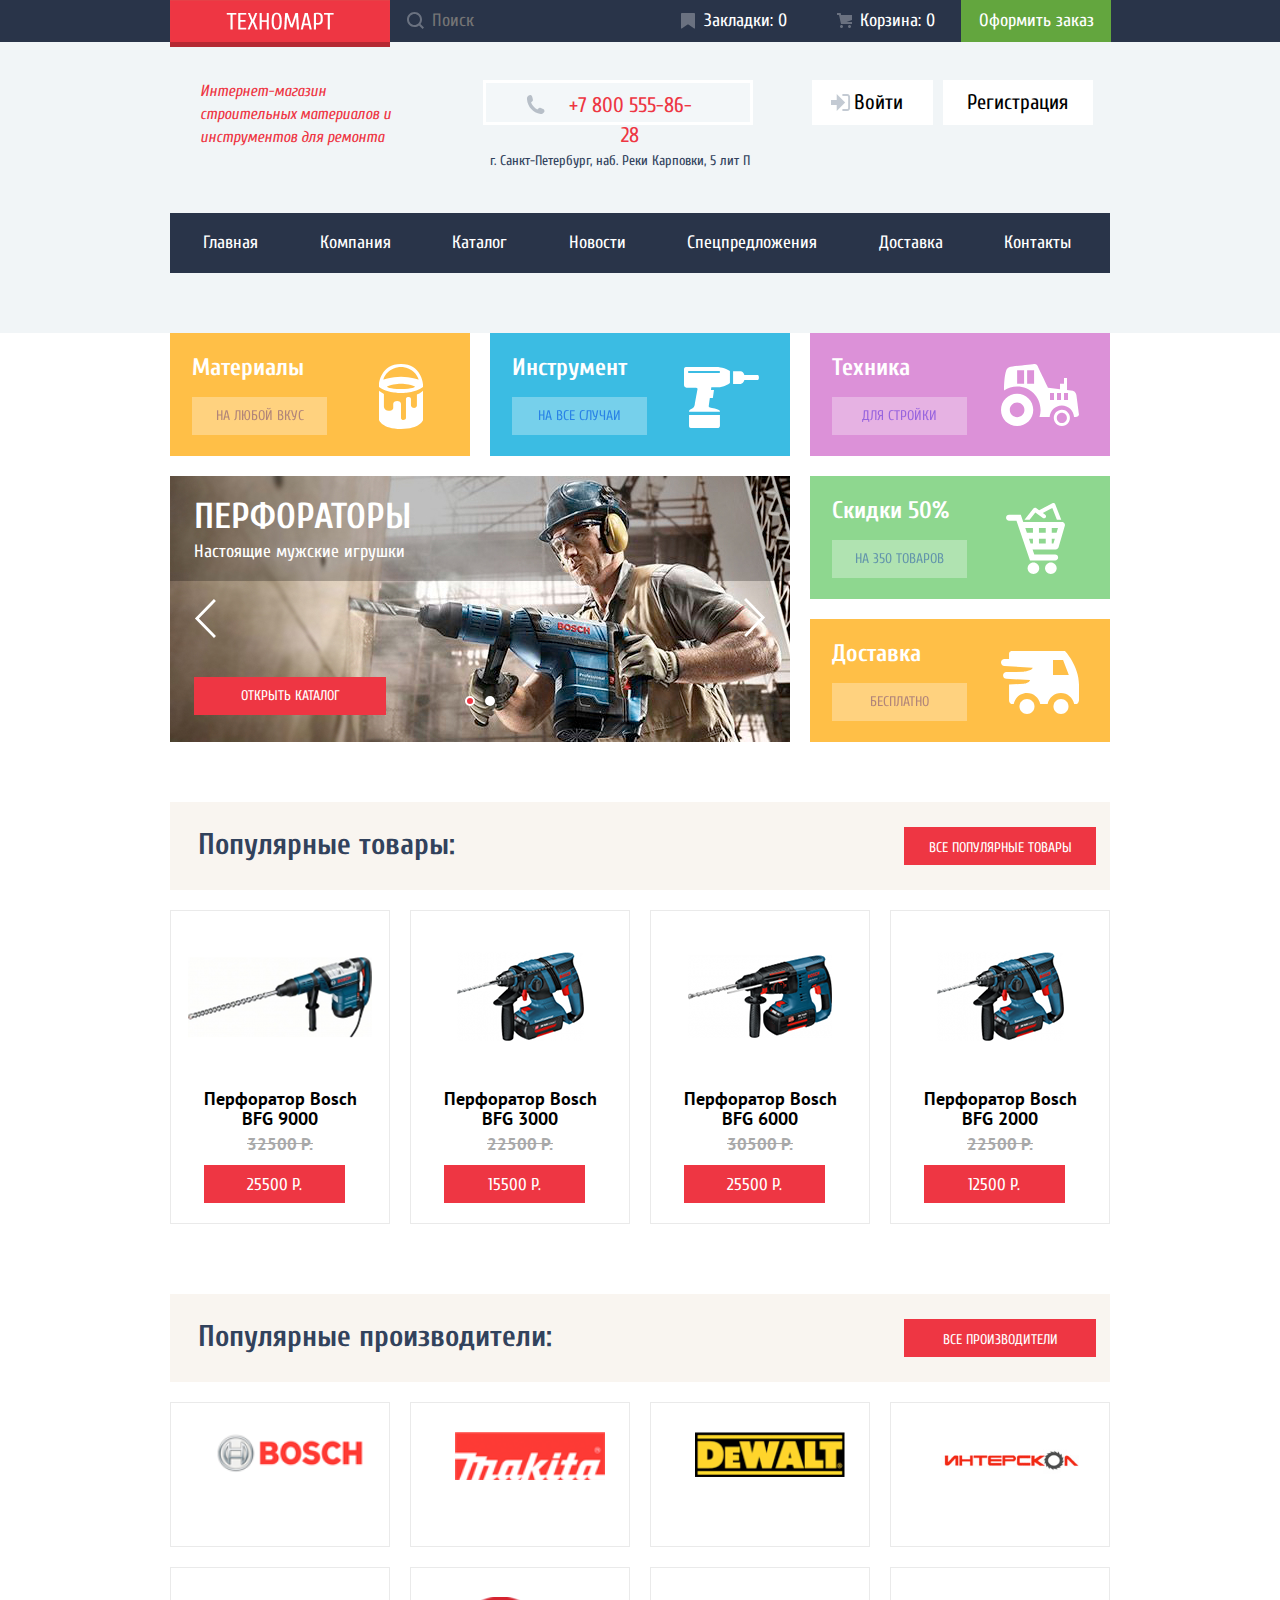
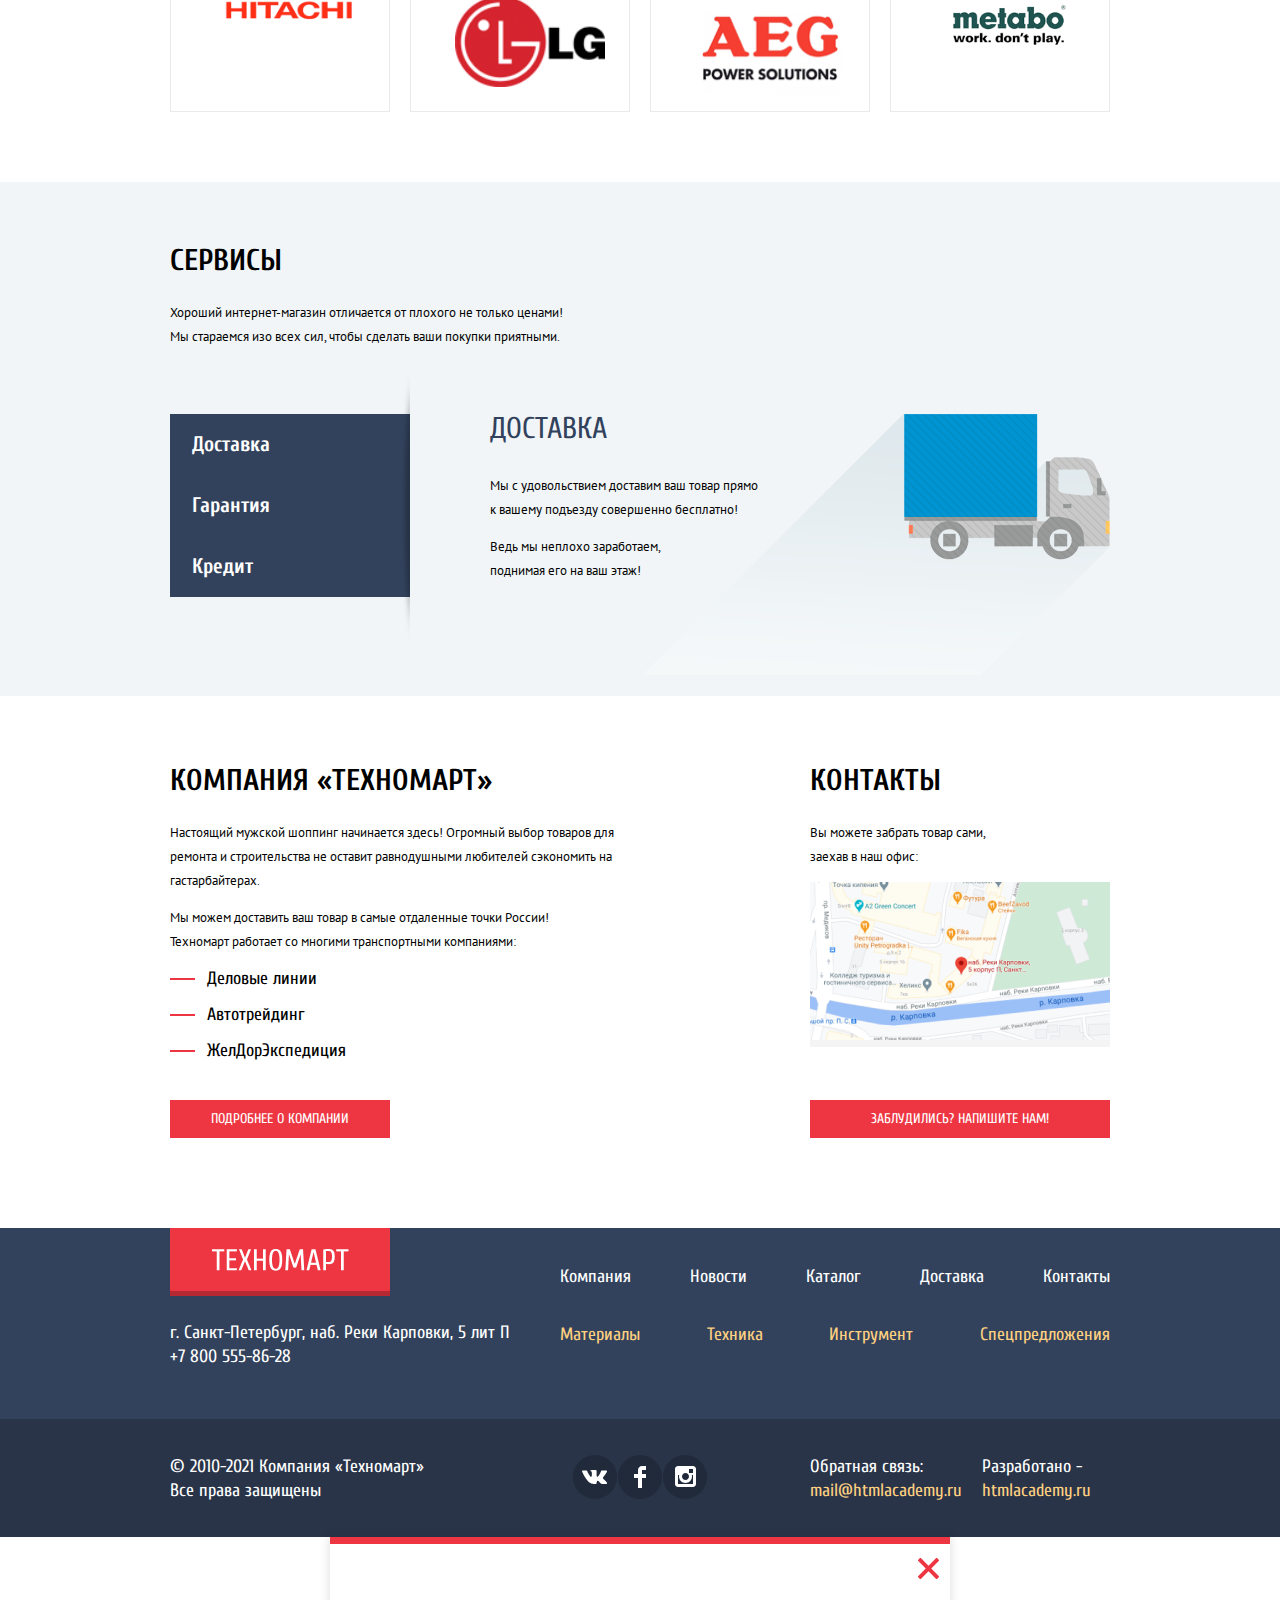
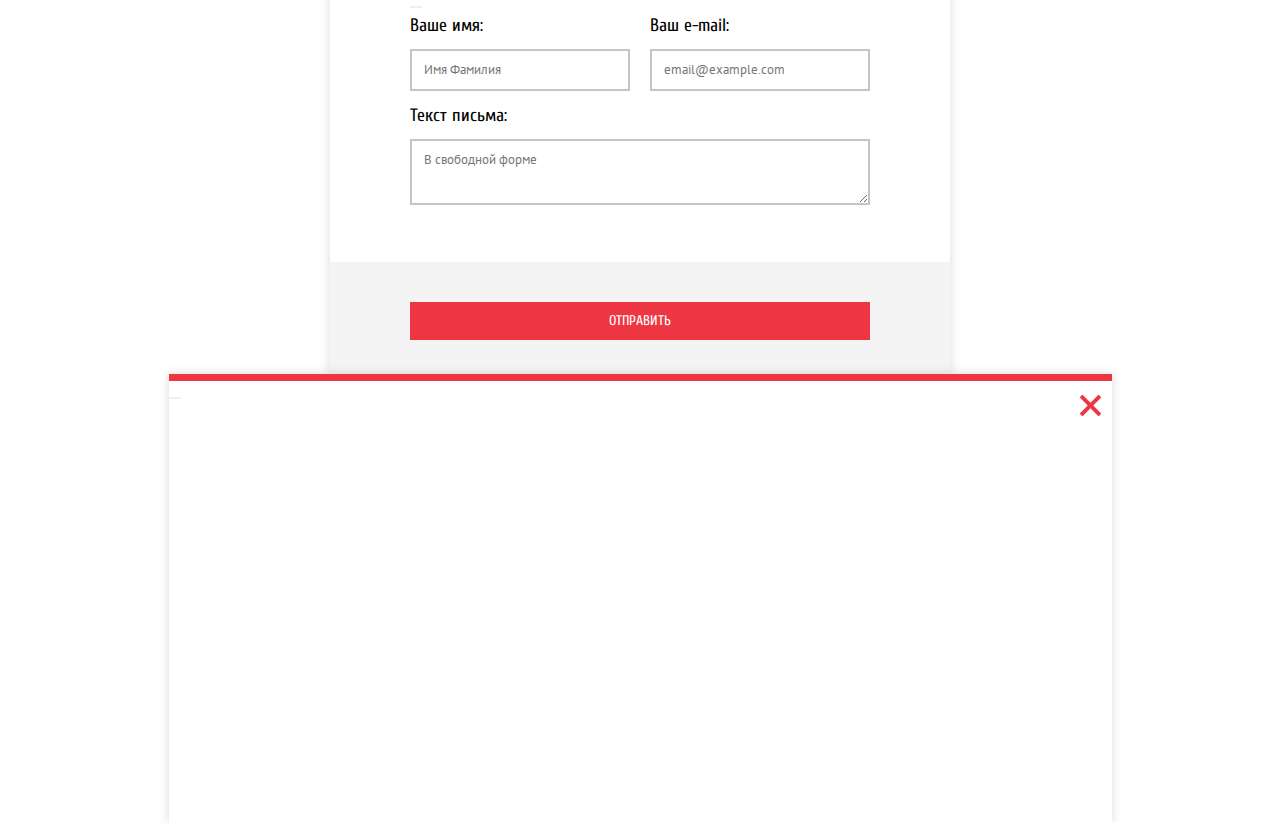
<file: index.html>
<!DOCTYPE html>
<html lang="ru">
  <head class="page">
    <meta charset="utf-8">
    <title>Магазин &#171;Техномарт&#187;</title>
    <link rel="stylesheet" href="css/normalize.css">
    <link rel="stylesheet" href="css/style.css">

    <link rel="stylesheet" href="https://fonts.googleapis.com/css2?family=Cuprum:ital,wght@0,400;0,700;1,400&family=PT+Sans:wght@400;700&display=swap&subset=cyrillic,latin">
    <link rel="stylesheet" href="https://fonts.googleapis.com/css2?family=Cuprum:ital@0;1&family=PT+Sans:wght@400;700&display=swap&subset=cyrillic,latin">

    <link rel="icon" href="img/favicons/32.ico">
    <link rel="icon" href="img/favicons/180.svg" type="image/svg+xml">
    <link rel="apple-touch-icon" href="">
    <link rel="manifest" href="manifest.webmanifest">
  </head>

  <body class="page-body">

    <header class="page-header">

      <section class="page-header-bar">
        <div class="page-header-wrapper container">

         <div class="header-local">
            <a class="header-logo">
              <img src="img/logo/index-logo-header.png" width="220" height="47" alt="Логотип магазина &#171;Техномарт&#187;">
            </a>

            <div class="search">
              <form action="https://echo.htmlacademy.ru" method="get">
                <input class="search-line" type="search" placeholder="Поиск" name="search">
             </form>
            </div>
          </div>

          <ul class="account-actions-list">
            <li class="account-actions-item bookmark">
              <a class="bookmark-icon" href="#">Закладки: 0</a>
            </li>
            <li class="account-actions-item cart">
              <a class="cart-icon" href="#">Корзина: 0</a>
            </li>
            <li class="account-actions-item order">
              <a class="order-button" href="#">Оформить заказ</a>
            </li>
          </ul>


        </div>
      </section>

      <section class="header-shop container">
        <h2 class="visually-hidden">Информация о магазине</h2>

        <p class="shop-description">Интернет-магазин строительных материалов и инструментов для ремонта</p>

        <div class="shop-contacts">
          <a class="shop-phone" href="tel:+78005558628">+7 800 555-86-28</a>
          <address class="shop-address">г. Санкт-Петербург, наб. Реки Карповки, 5 лит П</address>
        </div>

        <div class="user-navigation">
          <div class="login-link">
            <a class="icon-login" href="#">Войти</a>
          </div>
          <div class="registration-link">
            <a href="#">Регистрация</a>
          </div>
        </div>
      </section>

      <nav class="main-navigation container">
        <ul class="site-navigation">
          <li>
            <a>Главная</a>
          </li>
          <li>
            <a href="#">Компания</a>
          </li>
          <li>
            <a href="catalog.html">Каталог</a>
          </li>
          <li>
            <a href="#">Новости</a>
          </li>
          <li>
            <a href="#">Спецпредложения</a>
          </li>
          <li>
            <a href="#">Доставка</a>
          </li>
          <li>
            <a href="#">Контакты</a>
          </li>
        </ul>
      </nav>

    </header>

    <main class="page-body">

      <section class="features container">
        <h2 class="visually-hidden">Товары и услуги</h2>

        <ul class="features-list">
          <li class="features-item features-item-materials new">
            <h3>Материалы</h3>
            <p class="features-button"><a href="#">На любой вкус</a></p>
          </li>
          <li class="features-item features-item-instruments">
            <h3>Инструмент</h3>
            <p class="features-button"><a href="#">На все случаи</a></p>
          </li>
          <li class="features-item features-item-equipment">
            <h3>Техника</h3>
            <p class="features-button"><a href="#">Для стройки</a></p>
          </li>
          <li class="features-item features-item-discount">
            <h3>Скидки 50%</h3>
            <p class="features-button"><a href="#">На 350 товаров</a></p>
          </li>
          <li class="features-item features-item-delivery">
            <h3>Доставка</h3>
            <p class="features-button"><a href="#">Бесплатно</a></p>
          </li>

          <li class="features-slider">
            <ul class="features-slider-list">
              <li class="features-slider-item slider-drills">
                <h3 class="slider-title">Дрели</h3>
                <p class="slider-text">Соседям на радость</p>
                <button class="button slider-catalog-button" href="catalog.html">Открыть каталог</button>
              </li>

              <li class="features-slider-item slider-perforators slider-current">
                <h3 class="slider-title">Перфораторы</h3>
                <p class="slider-text">Настоящие мужские игрушки</p>
                <button class="button slider-catalog-button" href="catalog.html">Открыть каталог</button>
              </li>
            </ul>

            <div class="slider-arrows">
              <button class="slider-arrow arrow-back" type="button"></button>
              <button class="slider-arrow arrow-forward" type="button"></button>
            </div>

            <div class="slider-controls">
              <button class="current" type="button" aria-label="Первый слайд"></button>
              <button type="button" aria-label="Второй слайд"></button>
            </div>
          </li>

        </ul>

      </section>

      <section class="popular container">
        <div class="popular-heading-block">
          <h3>Популярные товары:</h3>
          <a href="#" class="button popular-button">Все популярные товары</a>
        </div>

        <ul class="popular-products-list">
          <li class="product-item">
            <div class="product-card-changes">
              <div class="product-card-change">
                <img class="product-img" src="img/product/product-perforator-BFG-9000.png" width="184" height="164" alt="Перфоратор Bosch BFG 9000">
              </div>
              <div class="product-card-change">
                <p class="product-card-buy">Купить</p>
                <p class="product-card-bookmark">В закладки</p>
              </div>
            </div>
            <div class="product-card-text">
              <h3 class="product-name">Перфоратор Bosch<br>BFG 9000</h3>
              <p class="product-price-before">32500 р.</p>
              <p class="product-price-now button">25500 р.</p>
            </div>
          </li>

          <li class="product-item new">
            <div class="product-card-changes">
              <div class="product-card-change">
                <img class="product-img" src="img/product/product-perforator-BFG-3000.png" width="127" height="112" alt="Перфоратор Bosch BFG 3000">
              </div>
              <div class="product-card-change">
                <p class="product-card-buy">Купить</p>
                <p class="product-card-bookmark">В закладки</p>
              </div>
            </div>
            <div class="product-card-text">
              <h3 class="product-name">Перфоратор Bosch<br>BFG 3000</h3>
              <p class="product-price-before">22500 р.</p>
              <p class="product-price-now button">15500 р.</p>
            </div>
          </li>

          <li class="product-item">
            <div class="product-card-changes">
              <div class="product-card-change">
                <img class="product-img" src="img/product/product-perforator-BFG-6000.png" width="144" height="128" alt="Перфоратор Bosch BFG 6000">
              </div>
              <div class="product-card-change">
                <p class="product-card-buy">Купить</p>
                <p class="product-card-bookmark">В закладки</p>
              </div>
            </div>
            <div class="product-card-text">
              <h3 class="product-name">Перфоратор Bosch<br>BFG 6000</h3>
              <p class="product-price-before">30500 р.</p>
              <p class="product-price-now button">25500 р.</p>
            </div>
          </li>

          <li class="product-item new">
            <div class="product-card-changes">
              <div class="product-card-change">
                <img class="product-img" src="img/product/product-perforator-BFG-2000.png" width="127" height="112" alt="Перфоратор Bosch BFG 2000">
              </div>
              <div class="product-card-change">
                <p class="product-card-buy">Купить</p>
                <p class="product-card-bookmark">В закладки</p>
              </div>
            </div>
            <div class="product-card-text">
              <h3 class="product-name">Перфоратор Bosch<br>BFG 2000</h3>
              <p class="product-price-before">22500 р.</p>
              <p class="product-price-now button">12500 р.</p>
            </div>
          </li>
        </ul>

      </section>

      <section class="popular container">
        <div class="popular-heading-block">
          <h3>Популярные производители:</h3>
          <a href="#" class="button popular-button">Все производители</a>
        </div>

        <ul class="popular-producers-list">
          <li class="popular-producers-item">
            <img src="img/partners/bosch.png" width="150" height="100" alt="Логотип Bosch">
          </li>
          <li class="popular-producers-item">
            <img src="img/partners/makita.png" width="150" height="100" alt="Логотип Makita">
          </li>
          <li class="popular-producers-item">
            <img src="img/partners/dewalt.png" width="150" height="100" alt="Логотип DeWALT">
          </li>
          <li class="popular-producers-item">
            <img src="img/partners/interskol.png" width="150" height="100" alt="Логотип ИнтерскOм">
          </li>
          <li class="popular-producers-item">
            <img src="img/partners/hitachi.png" width="150" height="100" alt="Логотип Hitachi">
          </li>
          <li class="popular-producers-item">
            <img src="img/partners/lg.png" width="150" height="100" alt="Логотип LG">
          </li>
          <li class="popular-producers-item">
            <img src="img/partners/aeg.png" width="150" height="100" alt="Логотип AEG">
          </li>
          <li class="popular-producers-item">
            <img src="img/partners/metabo.png" width="150" height="100" alt="Логотип metabo">
          </li>
        </ul>
      </section>

      <section class="services">
        <div class="container">
          <h2>Сервисы</h2>
          <p class="services-promo">Хороший интернет-магазин отличается от плохого не только ценами!<br>Мы стараемся изо всех сил, чтобы сделать ваши покупки приятными.</p>

          <div class="services-card">

            <ul class="services-menu">
              <li class="services-menu-item services-menu-active">Доставка</li>
              <li class="services-menu-item">Гарантия</li>
              <li class="services-menu-item">Кредит</li>
            </ul>

            <ul class="services-description-list">

              <li class="services-item service-delivery services-item-current">
                <h3 class="services-item-heading">Доставка</h3>
                <p>Мы с удовольствием доставим ваш товар прямо<br>к вашему подъезду совершенно бесплатно!</p>
                <p>Ведь мы неплохо заработаем,<br>
                поднимая его на ваш этаж!</p>
                <img src="img/services/delivery.png" width="468" height="261" alt="Сервисы магазина Техномарт: доставка">
              </li>

              <li class="services-item service-guarantee">
                <h3 class="services-item-heading">Гарантия</h3>
                <p>Если купленный у нас товар поломается или заискрит, а также в случае пожара, спровоцированного его возгоранием, вы всегда можете быть уверены в нашей гарантии. Мы обменяем сгоревший товар на новый. Дом уж восстановите как-нибудь сами.</p>
                <img src="img/services/guarantee.png" width="468" height="261" alt="Сервисы магазина Техномарт: гарантия">
              </li>

              <li class="services-item service-credit">
                <h3 class="services-item-heading">Кредит</h3>
                <p>Залезть в долговую яму стало проще!<br>Кредитные консультанты придут к вам на помощь.</p>
                <img src="img/services/credit.png" width="468" height="261" alt="Сервисы магазина Техномарт: кредит">
                <button class="button credit-application-button" type="submit">Отправить заявку</button>
              </li>
            </ul>
          </div>
        </div>
      </section>

      <div class="index-columns container">
        <section class="about">
          <h2 class="about-heading">Компания 	&#171;Техномарт&#187;</h2>
          <div class="about-description">
            <p>Настоящий мужской шоппинг начинается здесь! Огромный выбор товаров для ремонта и строительства не оставит равнодушными любителей сэкономить на гастарбайтерах.</p>
            <p>Мы можем доставить ваш товар в самые отдаленные точки России!<br>
              Техномарт работает со многими транспортными компаниями:</p>
            <ul class="transport-companies-list">
              <li class="transport-companies-item">Деловые линии</li>
              <li class="transport-companies-item">Автотрейдинг</li>
              <li class="transport-companies-item">ЖелДорЭкспедиция</li>
            </ul>
          </div>
          <a class="button about-button" href="#">Подробнее о компании</a>
        </section>

        <section class="contacts">
          <h2 class="contacts-heading">Контакты</h2>
          <div class="contacts-description">
            <p>Вы можете забрать товар сами, <br>
              заехав в наш офис:</p>
            <div class="contacts-background">
              <img src="img/social/contacts-map.png" width="300" height="158" alt="Адрес магазина Техномарт на карте">
            </div>
          </div>
          <a class="button contact-us-button" href="#">Заблудились? Напишите нам!</a>
        </section>
      </div>
    </main>

    <footer class="page-footer">

      <section class="footer-top">
        <div class="footer-contacts container">
          <h2 class="visually-hidden">Как с нами связаться</h2>
          <div class="footer-company-info">
            <img class="footer-logo" src="img/logo/index-logo-footer.png" width="220" height="68" alt="Логотип магазина &#171;Техномарт&#187;">
            <p class="footer-address">г. Санкт-Петербург, наб. Реки Карповки, 5 лит П</p>
            <a class="footer-phone" href="tel:+78005558628">+7 800 555-86-28</a>
          </div>

          <div class="footer-navigation">
            <ul class="footer-navigation-list first-row">
              <li class="footer-navigation-item">
                <a href="#">Компания</a>
              </li>
              <li class="footer-navigation-item">
                <a href="#">Новости</a>
              </li>
              <li class="footer-navigation-item">
                <a href="catalog.html">Каталог</a>
              </li>
              <li class="footer-navigation-item">
                <a href="#">Доставка</a>
              </li>
              <li class="footer-navigation-item">
                <a href="$">Контакты</a>
              </li>
            </ul>

            <ul class="footer-navigation-list second-row">
              <li class="footer-navigation-item">
                <a href="$">Материалы</a>
              </li>
              <li class="footer-navigation-item">
                <a href="#">Техника</a>
              </li>
              <li class="footer-navigation-item">
                <a href="#">Инструмент</a>
              </li>
              <li class="footer-navigation-item">
                <a href="#">Спецпредложения</a>
              </li>
            </ul>
          </div>
        </div>


      </section>

      <section class="footer-contact">
        <div class="footer-contact-content container">
          <div class="footer-copyright">
            <p>&#169; 2010-2021 Компания &#171;Техномарт&#187;<br>
              Все права защищены</p>
          </div>

          <div class="footer-social">
            <h2 class="visually-hidden">Давайте дружить!</h2>
            <ul class="footer-social-list">
              <li>
                <a class="social-button" href="#">
                  <span class="visually-hidden">Вконтакте</span>
                  <svg width="26" height="15" viewBox="0 0 26 15" fill="none" xmlns="http://www.w3.org/2000/svg">
                    <path d="M15.5403 11.7281C16.4609 11.4384 17.6395 13.6406 18.8943 14.4834C19.836 15.1219 20.5573 14.9841 20.5573 14.9841L23.9017 14.9372C23.9017 14.9372 25.6495 14.8322 24.8232 13.4803C24.7549 13.3678 24.3389 12.4781 22.334 10.6472C20.2376 8.73186 20.5217 9.04218 23.0456 5.73093C24.5835 3.71249 25.1988 2.47968 25.0062 1.95468C24.8213 1.44936 23.6918 1.58061 23.6918 1.58061L19.9237 1.60593C19.5568 1.60686 19.2458 1.71749 19.1042 2.08874C19.1013 2.09249 18.5062 3.65061 17.7127 4.9753C16.0362 7.77749 15.3669 7.92655 15.0896 7.75124C14.4531 7.3453 14.6139 6.1228 14.6139 5.25374C14.6139 2.5378 15.0299 1.4053 13.7992 1.1128C13.388 1.0153 13.0876 0.951552 12.0389 0.942177C10.6985 0.922489 9.56027 0.942177 8.91508 1.25061C8.48656 1.45968 8.15819 1.91811 8.35753 1.94436C8.6079 1.97718 9.16931 2.09436 9.46975 2.49374C9.8559 3.01124 9.84434 4.17093 9.84434 4.17093C9.84434 4.17093 10.0649 7.36874 9.32434 7.7653C8.8159 8.03718 8.12064 7.48218 6.62516 4.9378C5.86153 3.63655 5.28471 2.19843 5.28471 2.19843C5.28471 2.19843 5.17301 1.93124 4.97079 1.78499C4.73005 1.61155 4.39301 1.55624 4.39301 1.55624L0.816563 1.57874C0.816563 1.57874 0.27923 1.59374 0.0818227 1.82436C-0.0934366 2.02874 0.0673782 2.45061 0.0673782 2.45061C0.0673782 2.45061 2.86864 8.90155 6.04064 12.1509C8.94879 15.1341 12.2537 14.9362 12.2537 14.9362H13.7511C13.7511 14.9362 14.2027 14.8856 14.4338 14.6437C14.6495 14.4187 14.6399 13.9959 14.6399 13.9959C14.6399 13.9959 14.61 12.0187 15.5403 11.7281Z" fill="white"/>
                    </svg>
                </a>
              </li>
              <li>
                <a class="social-button" href="#">
                  <span class="visually-hidden">Фейсбук</span>
                  <svg width="12" height="22" viewBox="0 0 12 22" fill="none" xmlns="http://www.w3.org/2000/svg">
                    <path d="M12 4V0H8C5.79086 0 4 1.79086 4 4V8H0V12H4V22H8V12H12V8H8V4H12Z" fill="white"/>
                    </svg>
                </a>
              </li>
              <li>
                <a class="social-button" href="#">
                  <span class="visually-hidden">Инстаграм</span>
                  <svg width="21" height="21" viewBox="0 0 21 21" fill="none" xmlns="http://www.w3.org/2000/svg">
                    <path fill-rule="evenodd" clip-rule="evenodd" d="M3 0H18C19.65 0 21 1.35 21 3V18C21 19.65 19.65 21 18 21H3C1.35 21 0 19.65 0 18V3C0 1.35 1.35 0 3 0ZM14 10.5C14 8.57 12.43 7 10.5 7C8.57 7 7 8.57 7 10.5C7 12.43 8.57 14 10.5 14C12.43 14 14 12.43 14 10.5ZM3 18V9H4.181C4.0626 9.49127 4.00186 9.99467 4 10.5C4 14.0899 6.91015 17 10.5 17C14.0899 17 17 14.0899 17 10.5C16.9986 9.99464 16.9379 9.49118 16.819 9H18V18H3ZM14 7H18V3H14V7Z" fill="white"/>
                    </svg>
                </a>
              </li>
            </ul>
          </div>

          <div class="footer-feedback">
            <p>Обратная связь:<br>
            <a href="mailto:mail@htmlacademy.ru">mail@htmlacademy.ru</a></p>
            <p>Разработано -<br>
            <a href="https://htmlacademy.ru/intensive/htmlcss">htmlacademy.ru</a></p>
          </div>
        </div>
      </section>

    </footer>

    <section class="modal modal-feedback">
      <h2 class="visually-hidden">Обратная связь</h2>

      <div class="modal-feedback-top">
        <button class="modal-close" type="button"></button>
        <form class="feedback-form" action="https://echo.htmlacademy.ru" method="post">
          <p class="feedback-item feedback-name">
            <label for="feedback-name" class="feedback-title">Ваше имя:</label>
            <input class="feedback-response" id="feedback-name" type="text" name="name" placeholder="Имя Фамилия">
          </p>
          <p class="feedback-item feedback-email">
            <label for="feedback-email" class="feedback-title">Ваш e-mail:</label>
            <input class="feedback-response" id="feedback-email" type="text" name="email" placeholder="email@example.com">
          </p>
          <p class="feedback-item feedback-text">
            <label for="feedback-text" class="feedback-title">Текст письма:</label>
            <textarea class="feedback-response" id="feedback-text" placeholder="В свободной форме"></textarea>
          </p>
        </form>
      </div>
      <div class="modal-feedback-bottom">
        <button class="button modal-feedback-button" type="submit" name="Send">Отправить</button>
      </div>
    </section>

    <section class="modal modal-map">
      <h2 class="visually-hidden">Карта</h2>
      <!-- <img src="img/social/map-popup.png" width="943" height="449" alt="Карта"> -->
      <button class="modal-close" type="button"></button>
    </section>

  </body>
</html>
</file>
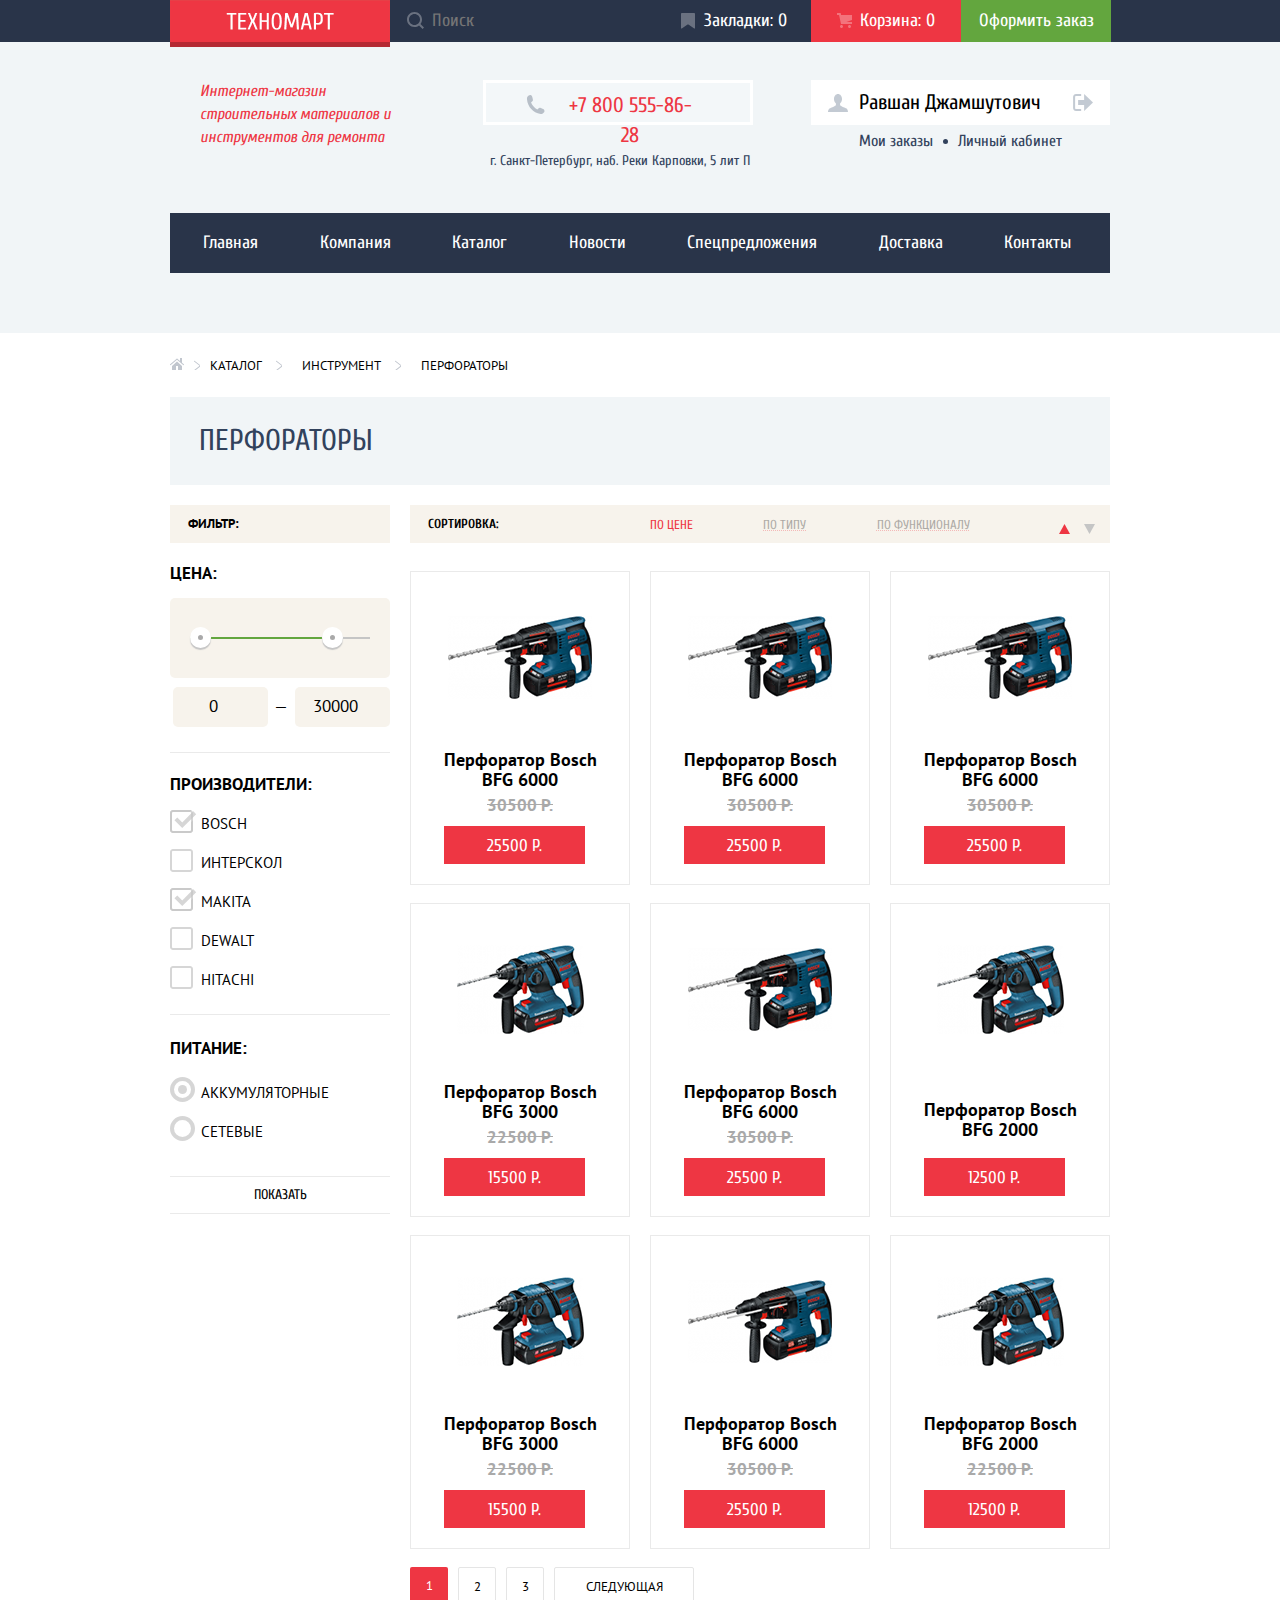
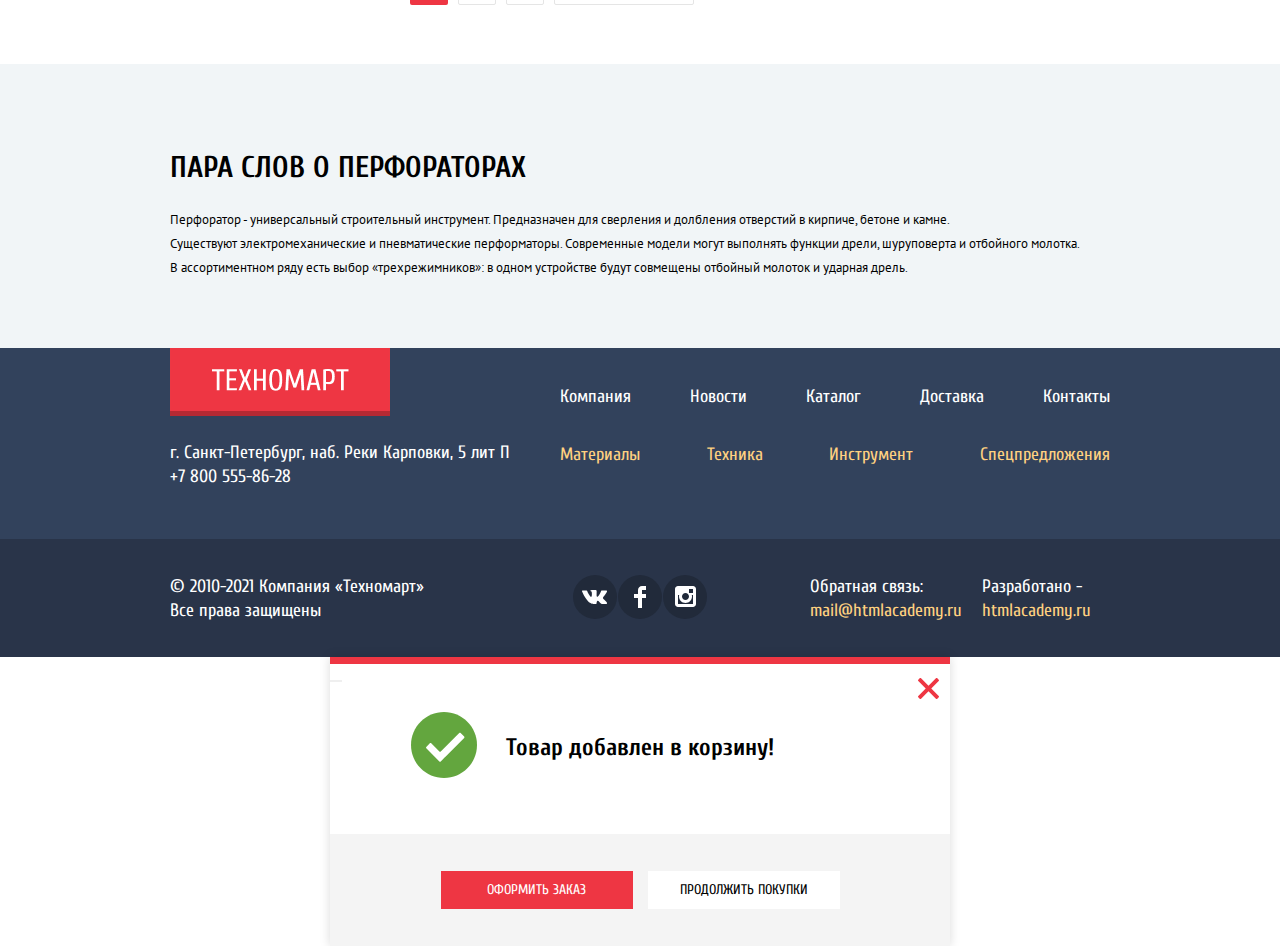
<file: catalog.html>
<!DOCTYPE html>
<html lang="ru">
  <head class="page">
    <meta charset="utf-8">
    <title>Каталог - магазин &#171;Техномарт&#187;</title>
    <link rel="stylesheet" href="css/normalize.css">
    <link rel="stylesheet" href="css/style.css">

    <link rel="stylesheet" href="https://fonts.googleapis.com/css2?family=Cuprum:ital,wght@0,400;0,700;1,400&family=PT+Sans:wght@400;700&display=swap&subset=cyrillic,latin">
    <link rel="stylesheet" href="https://fonts.googleapis.com/css2?family=Cuprum:ital@0;1&family=PT+Sans:wght@400;700&display=swap&subset=cyrillic,latin">

    <link rel="icon" href="img/favicons/32.ico">
    <link rel="icon" href="img/favicons/180.svg" type="image/svg+xml">
    <link rel="apple-touch-icon" href="">
    <link rel="manifest" href="manifest.webmanifest">
  </head>

  <body class="page-body inner-page">

    <header class="page-header">

      <section class="page-header-bar">
        <div class="page-header-wrapper container">
          <div class="header-local">
            <a class="header-logo">
              <img src="img/logo/index-logo-header.png" width="220" height="47" alt="Логотип магазина &#171;Техномарт&#187;">
            </a>

            <div class="search">
              <form action="https://echo.htmlacademy.ru" method="get">
                <input class="search-line" type="search" placeholder="Поиск" name="search">
              </form>
            </div>
          </div>

          <ul class="account-actions-list">
            <li class="account-actions-item bookmark">
              <a class="bookmark-icon" href="#">Закладки: 0</a>
            </li>
            <li class="account-actions-item cart">
              <a class="cart-icon" href="#">Корзина: 0</a>
            </li>
            <li class="account-actions-item order">
              <a class="order-button" href="#">Оформить заказ</a>
            </li>
        </div>
      </section>

      <section class="header-shop container">
        <h2 class="visually-hidden">Контактная информация</h2>

        <p class="shop-description">Интернет-магазин строительных материалов и инструментов для ремонта</p>

        <div class="shop-contacts">
          <a class="shop-phone" href="tel:+78005558628">+7 800 555-86-28</a>
          <address class="shop-address">г. Санкт-Петербург, наб. Реки Карповки, 5 лит П</address>
        </div>

        <div class="user-navigation logged-in">
          <div class="login-username">
            <a class="user-icon logout-icon" href="#">Равшан Джамшутович</a>
          </div>
          <div class="login-actions">
            <a class="login-orders-list" href="#">Мои заказы</a>
            <a class="login-account" href="#">Личный кабинет</a>
          </div>
        </div>
      </section>

      <nav class="main-navigation container">
        <div class="main-navigation-wrapper">
          <ul class="site-navigation">
            <li>
              <a href="index.html">Главная</a>
            </li>
            <li>
              <a href="#">Компания</a>
            </li>
            <li>
              <a>Каталог</a>
            </li>
            <li>
              <a href="#">Новости</a>
            </li>
            <li>
              <a href="#">Спецпредложения</a>
            </li>
            <li>
              <a href="#">Доставка</a>
            </li>
            <li>
              <a href="#">Контакты</a>
            </li>
          </ul>
      </div>
      </nav>

    </header>

    <main class="catalog-page">

      <div class="catalog-page-content container">
        <ul class="breadcrumbs">
          <li class="breadcrumbs-step">
            <a href="index.html"></a>
          </li>
          <li class="breadcrumbs-step">
            <a href="catalog.html">Каталог</a>
          </li>
          <li class="breadcrumbs-step">
            <a href="#">Инструмент</a>
          </li>
          <li class="breadcrumbs-step breadcrumbs-current">
            <a href="#">Перфораторы</a>
          </li>
        </ul>

        <h1 class="catalog-page-title">Перфораторы</h1>

        <section class="filters">
          <h2>Фильтр:</h2>

          <form class="filter-form" method="post" action="https://echo.htmlacademy.ru">
            <ul class="filters-list">
              <li  class="filter-block">
                <form method="get" action="#">
                  <fieldset class="filter-block filter-price filter-item">
                    <legend>Цена:</legend>

                    <div class="range-filter">
                      <div class="range-controls">
                        <div class="scale">
                          <div class="bar"></div>
                        </div>
                        <div class="toggle toggle-min" tabindex="0"></div>
                        <div class="toggle toggle-max" tabindex="0"></div>
                      </div>
                      <div class="price-controls">
                        <label class="min-price">
                          <input type="number" name="min-price" value="0">
                        </label>
                        <label class="max-price">
                          &#8212 <input type="number" name="max-price" value="30000">
                        </label>
                      </div>


                    </div>

                  </fieldset>
                </form>
              </li>

              <li class="filter-block">
                <fieldset class="filter-block filter-producer">
                  <legend>Производители:</legend>
                  <ul class="filter-producer-list">
                    <li class="filter-option filter-checkbox">
                      <input class="visually-hidden filter-input-checkbox filter-input" type="checkbox" name="bosch" id="filter-bosch" checked>
                      <label for="filter-bosch">Bosch</label>
                    </li>
                    <li class="filter-option filter-checkbox">
                      <input class="visually-hidden filter-input-checkbox filter-input" type="checkbox" name="interskol" id="filter-interskol">
                      <label for="filter-interskol">Интерскол</label>
                    </li>
                    <li class="filter-option filter-checkbox">
                      <input class="visually-hidden filter-input-checkbox filter-input" type="checkbox" name="makita" id="filter-makita" checked>
                      <label for="filter-makita">Makita</label>
                    </li>
                    <li class="filter-option filter-checkbox">
                      <input class="visually-hidden filter-input-checkbox filter-input" type="checkbox" name="dewalt" id="filter-dewalt">
                      <label for="filter-dewalt">DeWALT</label>
                    </li>
                    <li class="filter-option filter-checkbox">
                      <input class="visually-hidden filter-input-checkbox filter-input" type="checkbox" name="hitachi" id="filter-hitachi">
                      <label for="filter-hitachi">Hitachi</label>
                    </li>
                  </ul>
                </fieldset>
              </li>

              <li class="filter-block">
                <fieldset class="filter-block filter-type">
                  <legend>Питание:</legend>
                  <ul class="filter-type-list">
                    <li class="filter-option filter-radio">
                      <input class="visually-hidden filter-input-radio filter-input" type="radio" name="power-group" value="battery" id="filter-battery" checked>
                      <label for="filter-battery">Аккумуляторные</label>
                    </li>
                    <li class="filter-option filter-radio">
                      <input class="visually-hidden filter-input-radio filter-input" type="radio" name="power-group" value="mains" id="filter-mains">
                      <label for="filter-mains">Сетевые</label>
                    </li>
                  </ul>
                </fieldset>
              </li>
            </ul>

            <button type="submit" class="button filter-button">Показать</button>

          </form>
        </section>

        <section class="sorting">
          <h2>Сортировка:</h2>
          <ul class="sort-list">
            <li class="sort-option sort-current">
              <a href="#">По цене</a>
            </li>
            <li class="sort-option">
              <a href="#">По типу</a>
            </li>
            <li class="sort-option">
              <a href="#">По функционалу</a>
            </li>
            <li class="sort-option sort-up sort-current">
              <a href="#" aria-label="По возрастанию"></a>
            </li>
            <li class="sort-option sort-down">
              <a href="#"aria-label="По убыванию"></a>
            </li>
          </ul>
        </section>

        <section class="catalog">

          <h2 class="visually-hidden">Список товаров</h2>

          <ul class="product-list">
            <li class="product-item">
              <div class="product-card-changes">
                <div class="product-card-change">
                  <img class="product-img" src="img/product/product-perforator-BFG-6000.png" width="144" height="128" alt="Перфоратор Bosch BFG 6000">
                </div>
                <div class="product-card-change">
                  <p class="product-card-buy">Купить</p>
                  <p class="product-card-bookmark">В закладки</p>
                </div>
              </div>
              <div class="product-card-text">
                <h3 class="product-name">Перфоратор Bosch<br>BFG 6000</h3>
                <p class="product-price-before">30500 р.</p>
                <p class="product-price-now button">25500 р.</p>
              </div>
            </li>

            <li class="product-item">
              <div class="product-card-changes">
                <div class="product-card-change">
                  <img class="product-img" src="img/product/product-perforator-BFG-6000.png" width="144" height="128" alt="Перфоратор Bosch BFG 6000">
                </div>
                <div class="product-card-change">
                  <p class="product-card-buy">Купить</p>
                  <p class="product-card-bookmark">В закладки</p>
                </div>
              </div>
              <div class="product-card-text">
                <h3 class="product-name">Перфоратор Bosch<br>BFG 6000</h3>
                <p class="product-price-before">30500 р.</p>
                <p class="product-price-now button">25500 р.</p>
              </div>
            </li>

            <li class="product-item new">
              <div class="product-card-changes">
                <div class="product-card-change">
                  <img class="product-img" src="img/product/product-perforator-BFG-6000.png" width="144" height="128" alt="Перфоратор Bosch BFG 6000">
                </div>
                <div class="product-card-change">
                  <p class="product-card-buy">Купить</p>
                  <p class="product-card-bookmark">В закладки</p>
                </div>
              </div>
              <div class="product-card-text">
                <h3 class="product-name">Перфоратор Bosch<br>BFG 6000</h3>
                <p class="product-price-before">30500 р.</p>
                <p class="product-price-now button">25500 р.</p>
              </div>
            </li>

            <li class="product-item new">
              <div class="product-card-changes">
                <div class="product-card-change">
                  <img class="product-img" src="img/product/product-perforator-BFG-3000.png" width="127" height="112" alt="Перфоратор Bosch BFG 3000">
                </div>
                <div class="product-card-change">
                  <p class="product-card-buy">Купить</p>
                  <p class="product-card-bookmark">В закладки</p>
                </div>
              </div>
              <div class="product-card-text">
                <h3 class="product-name">Перфоратор Bosch<br>BFG 3000</h3>
                <p class="product-price-before">22500 р.</p>
                <p class="product-price-now button">15500 р.</p>
              </div>
            </li>

            <li class="product-item">
              <div class="product-card-changes">
                <div class="product-card-change">
                  <img class="product-img" src="img/product/product-perforator-BFG-6000.png" width="144" height="128" alt="Перфоратор Bosch BFG 6000">
                </div>
                <div class="product-card-change">
                  <p class="product-card-buy">Купить</p>
                  <p class="product-card-bookmark">В закладки</p>
                </div>
              </div>
              <div class="product-card-text">
                <h3 class="product-name">Перфоратор Bosch<br>BFG 6000</h3>
                <p class="product-price-before">30500 р.</p>
                <p class="product-price-now button">25500 р.</p>
              </div>
            </li>

            <li class="product-item new">
              <div class="product-card-changes">
                <div class="product-card-change">
                  <img class="product-img" src="img/product/product-perforator-BFG-2000.png" width="127" height="112" alt="Перфоратор Bosch BFG 2000">
                </div>
                <div class="product-card-change">
                  <p class="product-card-buy">Купить</p>
                  <p class="product-card-bookmark">В закладки</p>
                </div>
              </div>
              <div class="product-card-text">
                <h3 class="product-name">Перфоратор Bosch<br>BFG 2000</h3>
                <p class="product-price-before">   </p>
                <p class="product-price-now button">12500 р.</p>
              </div>
            </li>

            <li class="product-item new">
              <div class="product-card-changes">
                <div class="product-card-change">
                  <img class="product-img" src="img/product/product-perforator-BFG-3000.png" width="127" height="112" alt="Перфоратор Bosch BFG 3000">
                </div>
                <div class="product-card-change">
                  <p class="product-card-buy">Купить</p>
                  <p class="product-card-bookmark">В закладки</p>
                </div>
              </div>
              <div class="product-card-text">
                <h3 class="product-name">Перфоратор Bosch<br>BFG 3000</h3>
                <p class="product-price-before">22500 р.</p>
                <p class="product-price-now product-price-button button">15500 р.</p>
              </div>
            </li>

            <li class="product-item">
              <div class="product-card-changes">
                <div class="product-card-change">
                  <img class="product-img" src="img/product/product-perforator-BFG-6000.png" width="144" height="128" alt="Перфоратор Bosch BFG 6000">
                </div>
                <div class="product-card-change">
                  <p class="product-card-buy">Купить</p>
                  <p class="product-card-bookmark">В закладки</p>
                </div>
              </div>
              <div class="product-card-text">
                <h3 class="product-name">Перфоратор Bosch<br>BFG 6000</h3>
                <p class="product-price-before">30500 р.</p>
                <p class="product-price-now button">25500 р.</p>
              </div>
            </li>

            <li class="product-item new">
              <div class="product-card-changes">
                <div class="product-card-change">
                  <img class="product-img" src="img/product/product-perforator-BFG-2000.png" width="127" height="112" alt="Перфоратор Bosch BFG 2000">
                </div>
                <div class="product-card-change">
                  <p class="product-card-buy">Купить</p>
                  <p class="product-card-bookmark">В закладки</p>
                </div>
              </div>
              <div class="product-card-text">
                <h3 class="product-name">Перфоратор Bosch<br>BFG 2000</h3>
                <p class="product-price-before">22500 р.</p>
                <p class="product-price-now button">12500 р.</p>
              </div>
            </li>
          </ul>

          <ul class="pagination-list">
            <li class="pagination-item pagination-item-current">
              <a>1</a>
            </li>
            <li class="pagination-item">
              <a href="#">2</a>
            </li>
            <li class="pagination-item">
              <a href="#">3</a>
            </li>
            <li class="pagination-item pagination-next">
              <a href="#">Следующая</a>
            </li>
          </ul>
        </section>
      </div>

      <section class="promo">
        <div class="container">
          <h2>Пара слов о перфораторах</h2>
          <p>Перфоратор - универсальный строительный инструмент. Предназначен для сверления и долбления отверстий в кирпиче, бетоне и камне.<br>Существуют электромеханические и пневматические перформаторы. Современные модели могут выполнять функции дрели, шуруповерта и отбойного молотка.<br>В ассортиментном ряду есть выбор &#171;трехрежимников&#187;: в одном устройстве будут совмещены отбойный молоток и ударная дрель.</p>
        </div>
      </section>

    </main>

    <footer class="page-footer">

      <section class="footer-top">
        <div class="footer-contacts container">
          <h2 class="visually-hidden">Как с нами связаться</h2>
          <div class="footer-company-info">
            <img class="footer-logo" src="img/logo/index-logo-footer.png" width="220" height="68" alt="Логотип магазина &#171;Техномарт&#187;">
            <p class="footer-address">г. Санкт-Петербург, наб. Реки Карповки, 5 лит П</p>
            <a class="footer-phone" href="tel:+78005558628">+7 800 555-86-28</a>
          </div>

          <div class="footer-navigation">
            <ul class="footer-navigation-list first-row">
              <li class="footer-navigation-item">
                <a href="#">Компания</a>
              </li>
              <li class="footer-navigation-item">
                <a href="#">Новости</a>
              </li>
              <li class="footer-navigation-item">
                <a href="catalog.html">Каталог</a>
              </li>
              <li class="footer-navigation-item">
                <a href="#">Доставка</a>
              </li>
              <li class="footer-navigation-item">
                <a href="$">Контакты</a>
              </li>
            </ul>

            <ul class="footer-navigation-list second-row">
              <li class="footer-navigation-item">
                <a href="$">Материалы</a>
              </li>
              <li class="footer-navigation-item">
                <a href="#">Техника</a>
              </li>
              <li class="footer-navigation-item">
                <a href="#">Инструмент</a>
              </li>
              <li class="footer-navigation-item">
                <a href="#">Спецпредложения</a>
              </li>
            </ul>
          </div>
        </div>


      </section>

      <section class="footer-contact">
        <div class="footer-contact-content container">
          <div class="footer-copyright">
            <p>&#169; 2010-2021 Компания &#171;Техномарт&#187;<br>
              Все права защищены</p>
          </div>

          <div class="footer-social">
            <h2 class="visually-hidden">Давайте дружить!</h2>
            <ul class="footer-social-list">
              <li>
                <a class="social-button" href="#">
                  <span class="visually-hidden">Вконтакте</span>
                  <svg width="26" height="15" viewBox="0 0 26 15" fill="none" xmlns="http://www.w3.org/2000/svg">
                    <path d="M15.5403 11.7281C16.4609 11.4384 17.6395 13.6406 18.8943 14.4834C19.836 15.1219 20.5573 14.9841 20.5573 14.9841L23.9017 14.9372C23.9017 14.9372 25.6495 14.8322 24.8232 13.4803C24.7549 13.3678 24.3389 12.4781 22.334 10.6472C20.2376 8.73186 20.5217 9.04218 23.0456 5.73093C24.5835 3.71249 25.1988 2.47968 25.0062 1.95468C24.8213 1.44936 23.6918 1.58061 23.6918 1.58061L19.9237 1.60593C19.5568 1.60686 19.2458 1.71749 19.1042 2.08874C19.1013 2.09249 18.5062 3.65061 17.7127 4.9753C16.0362 7.77749 15.3669 7.92655 15.0896 7.75124C14.4531 7.3453 14.6139 6.1228 14.6139 5.25374C14.6139 2.5378 15.0299 1.4053 13.7992 1.1128C13.388 1.0153 13.0876 0.951552 12.0389 0.942177C10.6985 0.922489 9.56027 0.942177 8.91508 1.25061C8.48656 1.45968 8.15819 1.91811 8.35753 1.94436C8.6079 1.97718 9.16931 2.09436 9.46975 2.49374C9.8559 3.01124 9.84434 4.17093 9.84434 4.17093C9.84434 4.17093 10.0649 7.36874 9.32434 7.7653C8.8159 8.03718 8.12064 7.48218 6.62516 4.9378C5.86153 3.63655 5.28471 2.19843 5.28471 2.19843C5.28471 2.19843 5.17301 1.93124 4.97079 1.78499C4.73005 1.61155 4.39301 1.55624 4.39301 1.55624L0.816563 1.57874C0.816563 1.57874 0.27923 1.59374 0.0818227 1.82436C-0.0934366 2.02874 0.0673782 2.45061 0.0673782 2.45061C0.0673782 2.45061 2.86864 8.90155 6.04064 12.1509C8.94879 15.1341 12.2537 14.9362 12.2537 14.9362H13.7511C13.7511 14.9362 14.2027 14.8856 14.4338 14.6437C14.6495 14.4187 14.6399 13.9959 14.6399 13.9959C14.6399 13.9959 14.61 12.0187 15.5403 11.7281Z" fill="white"/>
                    </svg>
                </a>
              </li>
              <li>
                <a class="social-button" href="#">
                  <span class="visually-hidden">Фейсбук</span>
                  <svg width="12" height="22" viewBox="0 0 12 22" fill="none" xmlns="http://www.w3.org/2000/svg">
                    <path d="M12 4V0H8C5.79086 0 4 1.79086 4 4V8H0V12H4V22H8V12H12V8H8V4H12Z" fill="white"/>
                    </svg>
                </a>
              </li>
              <li>
                <a class="social-button" href="#">
                  <span class="visually-hidden">Инстаграм</span>
                  <svg width="21" height="21" viewBox="0 0 21 21" fill="none" xmlns="http://www.w3.org/2000/svg">
                    <path fill-rule="evenodd" clip-rule="evenodd" d="M3 0H18C19.65 0 21 1.35 21 3V18C21 19.65 19.65 21 18 21H3C1.35 21 0 19.65 0 18V3C0 1.35 1.35 0 3 0ZM14 10.5C14 8.57 12.43 7 10.5 7C8.57 7 7 8.57 7 10.5C7 12.43 8.57 14 10.5 14C12.43 14 14 12.43 14 10.5ZM3 18V9H4.181C4.0626 9.49127 4.00186 9.99467 4 10.5C4 14.0899 6.91015 17 10.5 17C14.0899 17 17 14.0899 17 10.5C16.9986 9.99464 16.9379 9.49118 16.819 9H18V18H3ZM14 7H18V3H14V7Z" fill="white"/>
                    </svg>
                </a>
              </li>
            </ul>
          </div>

          <div class="footer-feedback">
            <p>Обратная связь:<br>
            <a href="mailto:mail@htmlacademy.ru">mail@htmlacademy.ru</a></p>
            <p>Разработано -<br>
            <a href="https://htmlacademy.ru/intensive/htmlcss">htmlacademy.ru</a></p>
          </div>
        </div>
      </section>

    </footer>

    <section class="modal modal-to-cart">
      <h2 class="visually-hidden">Добавление в корзину</h2>
      <div class="modal-cart-top">
        <button class="modal-close" type="button"></button>
        <p class="modal-cart-description">Товар добавлен в корзину!</p>
      </div>

      <div class="modal-cart-bottom">
        <a class="button button-order" href="#">Оформить заказ</a>
        <a class="button button-continue" href="catalog.html">Продолжить покупки</a>
      </div>

    </section>

  </body>
</html>
</file>
<file: css/style.css>
:root {
  --red-600: #ba2732;
  --red-500: #ca2c37;
  --red-400: #ee3643;
  --green-700: #518534;
  --green-400: #5fbb2d;
  --green-300: #63a63e;
  --green-100: #8ed78f;
  --black: #000000;
  --grey-700: #3d546f;
  --grey-350: #a9a9a9;
  --grey-300: #c5c5c5;
  --grey-250: #c1c6ce;
  --grey-230: #e5e5e5;
  --grey-225: #eaeaea;
  --grey-200: #f9f5f0;
  --grey-175: #f7f3ec;
  --grey-150: #f4f4f4;
  --grey-125: #f3f7f9;
  --grey-100: #f1f5f7;
  --basic-white: #ffffff;
  --special-yellow: #ffbf47;
  --special-yellowlight: #ffd180;
  --special-lilac: #dc91d8;
  --blue-900: #161d29;
  --blue-850: #1d2739;
  --blue-800: #212a3a;
  --blue-750: #293449;
  --blue-500: #32425c;
  --blue-200: #3bbce3;
}

/* Global */

.page-body {
  min-width: 940px;
  margin: 0;
  padding: 0;
  font-family: 'Cuprum', 'Arial', sans-serif;
  font-size: 18px;
  line-height: 24px;
  font-weight: 400;
  font-style: normal;
  color: var(--black);

  min-height: 100%;
  display: grid;
  grid-template-rows: min-content 1fr min-content;
  align-content: start;
}

.page {
  height: 100%;
}

a {
  text-decoration: none;
}

img {
  max-width: 100%;
  height: auto;
}

.visually-hidden {
  position: absolute;
  width: 1px;
  height: 1px;
  margin: -1px;
  border: 0;
  padding: 0;
  white-space: nowrap;
  clip-path: inset(100%);
  clip: rect(0 0 0 0);
  overflow: hidden;
}

/* Button */

.button {
  color: var(--basic-white);
  background-color: var(--red-400);
  text-align: center;
  vertical-align: middle;
  text-transform: uppercase;
  font-family: 'Cuprum', 'Arial', sans-serif;
  font-size: 14px;
  line-height: 18px;
  font-weight: 400;
  border: none;
}

/* Page header */

.page-header {
  background-color: var(--grey-100);
  font-size: 18px;
  line-height: 24px;
  font-weight: 400;
  padding-bottom: 60px;
}


/* Page header bar*/

.page-header-bar {
  background-color: var(--blue-750);
  color: var(--basic-white);
  margin-bottom: 38px;
  height: 42px;
}

.page-header-bar:after {
  content: "";
  display: table;
  clear: both;
}

/* Container */

.container {
  margin: 0 auto;
  width: 940px;
  padding: 0 0;
  box-sizing: border-box;
}

.page-header-wrapper {
  display: flex;
  justify-content: space-between;
  height: 42px;
}

.header-local {
  min-width: 491px;
  display: flex;
  flex-wrap: wrap;
}

.header-logo {
  width: 220px;
}

.search {
  width: 270px;
  display: block;
  position: relative;
}

.search::before {
  content: "";
  position: absolute;
  width: 17px;
  height: 17px;
  top: 12px;
  left: 17px;
  background-image: url("../img/social/search-icon.svg");
  background-repeat: no-repeat;
  background-position: 0 0;
  opacity: 0.3;
}

.search:hover::before {
  opacity: 1;
}

.search:focus::before {
  opacity: 0.3;
}

.search-line {
  width: 100%;
  padding-left: 42px;
  padding-top: 9px;
  line-height: 24px;
  border: none;
  color: var(--basic-white);
  background-color: transparent;
  opacity: 1;
}

.search-line:focus {
  opacity: 0.5;
  background-color: var(--basic-white);
}

.search::before + .search-line:focus {
  opacity: 1;
  fill: var(--red-400);
}

.account-actions-list {
  list-style: none;
  margin: 0;
  padding: 0;
  height: 42px;
  display: flex;
}

.account-actions-item a {
  color: var(--basic-white);
  font-family: 'Cuprum', 'Arial', sans-serif;
  font-size: 18px;
  line-height: 24px;
  font-weight: 400;
  font-style: normal;
  display: block;
  width: 150px;
  height: 42px;
  padding-top: 9px;
  box-sizing: border-box;
}

.bookmark .bookmark-icon {
  padding-left: 43px;
  padding-right: 20px;
  position: relative;
}

.bookmark-icon::before {
  content: "";
  position: absolute;
  top: 13px;
  left: 20px;
  width: 14px;
  height: 16px;
  background-image: url("../img/social/bookmark-icon.svg");
  background-repeat: no-repeat;
  background-position: 0 0;
  opacity: 0.3;
}

.cart .cart-icon {
  padding-left: 49px;
  padding-right: 20px;
  position: relative;
}

.inner-page .cart {
  background-color: var(--red-400);
}

.cart-icon::before {
  content: "";
  position: absolute;
  top: 13px;
  left: 26px;
  width: 15px;
  height: 15px;
  background-image: url("../img/social/cart-icon.svg");
  background-repeat: no-repeat;
  background-position: 0 0;
  opacity: 0.3;
}

.bookmark-icon:hover::before,
.cart-icon:hover::before {
  opacity: 1;
}

.bookmark a:focus,
.cart a:focus {
  background-color: var(--blue-900);
  opacity: 0.5;
  /* Прозрачность цвета текста */
}

.order {
  background-color: var(--green-300);
  width: 150px;
  text-align: center;
}

.order:hover {
  background-color: var(--green-400);
}

.order a:focus {
  background-color: var(--green-300);
  opacity: 0.5;
}

/* Page header: middle block - about the shop*/

.header-shop {
  margin-bottom: 40px;
  display: grid;
  grid-template-columns: 1fr 1fr 1fr;
}

.header-shop h2 {
  grid-column: 1/-1;
}

.shop-description {
  font-style: italic;
  font-size: 16px;
  line-height: 23px;
  color: var(--red-400);
  margin-left: 30px;
  margin-right: 90px;
  margin-top: 0;
  margin-bottom: 0;
}

.shop-phone {
  display: inline-block;
  box-sizing: border-box;
  width: 270px;
  height: 45px;
  text-align: center;
  background-color: var(--grey-125);
  border: 3px solid var(--basic-white);
  font-size: 21px;
  line-height: 30px;
  padding: 7px;
  padding-left: 74px;
  padding-right: 50px;
  position: relative;
  color: var(--red-400);
}

.shop-phone::before {
  content: "";
  position: absolute;
  background-image: url("../img/social/phone-icon.svg");
  background-repeat: no-repeat;
  background-position: 0 0;
  top: 12px;
  left: 40px;
  width: 19px;
  height: 19px;

}

.shop-address {
  font-size: 14px;
  line-height: 24px;
  color: var(--blue-500);
  font-style: normal;
  padding-left: 7px;
}

/* User navigation */

.user-navigation {
  margin-left: 15px;
  display: grid;
  grid-template-columns: max-content max-content;
  column-gap: 10px;
  height: 75px;
}

.login-link {
  margin: 0;
  padding: 0;
  display: inline-block;
  box-sizing: border-box;
  height: 45px;
  padding-top: 12px;
  padding-bottom: 12px;
  background-color: var(--basic-white);
  text-align: center;

  grid-column: 1/2;
  width: 121px;
  position: relative;
}

.login-link a,
.registration-link a {
  font-size: 21px;
  line-height: 21px;
  font-weight: 400;
  font-family: 'Cuprum', 'Arial', sans-serif;
  color: var(--basic-black);
}

.icon-login {
  padding-left: 13px;
}

.icon-login::before {
  content: "";
  position: absolute;
  width: 20px;
  height: 17px;
  left: 19px;
  top: 14px;
  background-image: url("../img/social/login-icon.svg");
  background-repeat: no-repeat;
  background-position: 0 0;
  fill: var(--grey-300);
  opacity: 0.3;
}

.icon-login:hover::before {
  opacity: 1;
}

.icon-login:active::before {
  opacity: 0.3;
}

.registration-link {
  display: inline-block;
  box-sizing: border-box;
  height: 45px;
  padding-top: 12px;
  padding-bottom: 12px;
  background-color: var(--basic-white);
  text-align: center;
  line-height: 21px;
  grid-column: 2/-1;
  width: 150px;
}

.login-link a:hover,
.registration-link a:hover {
  color: var(--red-400);
}

.login-link a:active,
.registration-link a:active {
  color: var(--grey-300);
}

/* User navigation - inner page */

.user-navigation.logged-in {
  display: grid;
  grid-template-rows: repeat(2, 1fr);
  row-gap: 7px;
  justify-items: center;
}

.login-username {
  grid-column: 1/-1;
  grid-row: 1/2;
  margin: 0;
  padding: 0;
  background-color: var(--basic-white);
  border: none;
  width: 299px;
  height: 45px;
  padding: 12px;
  box-sizing: border-box;
  position: relative;
}

.login-username a {
  cursor: pointer;
  color: var(--basic-black);
  font-size: 21px;
  line-height: 21px;
  font-weight: 400;
  font-family: 'Cuprum', 'Arial', sans-serif;
  text-align: center;
  padding-left: 36px;
}

.login-username a:active {
  color: var(--grey-300);
}

.user-icon::before {
  content: "";
  position: absolute;
  width: 20px;
  height: 18px;
  left: 17px;
  top: 14px;
  background-image: url("../img/social/user-icon.svg");
  background-repeat: no-repeat;
  background-position: 0 0;
  fill: var(--grey-300);
  opacity: 0.3;
}

.user-icon:hover::before {
  opacity: 1;
}

.user-icon:active::before {
  opacity: 0.3;
}

.logout-icon::after {
  content: "";
  position: absolute;
  width: 20px;
  height: 17px;
  right: 17px;
  top: 14px;
  background-image: url("../img/social/logout-icon.svg");
  background-repeat: no-repeat;
  background-position: 0 0;
  fill: var(--grey-300);
  opacity: 0.3;
}

.logout-icon:hover::after {
  opacity: 1;
}

.logout-icon:active::after {
  opacity: 0.3;
}

.login-actions {
  grid-column: 1/-1;
  grid-row: 2/-1;
  margin: 0;
  padding: 0;
  position: relative;
  display: flex;
  justify-content: space-between;
}

.login-actions a {
  color: var(--blue-500);
  font-size: 16px;
  line-height: 18px;
  font-weight: 400;
  font-family: 'Cuprum', 'Arial', sans-serif;
  position: relative;
  height: 18px;
  position: relative;
  cursor: pointer;
}

.login-actions a:hover{
  color: var(--red-400);
}

.login-actions a:active{
  color: var(--grey-300);
}

.login-orders-list {
  margin-right: 10px;
}

.login-account {
  margin-left: 15px;
}

.login-orders-list::before {
  content: "";
  position: absolute;
  height: 5px;
  width: 5px;
  border: none;
  background-color: var(--blue-500);
  border-radius: 50%;
  right: -15px;
  top: 7px;
}

.login-link:hover,
.registration-link:hover,
.user-navigation-item a:hover {
  color: var(--red-400);
}

.login-link:focus,
.registration-link:focus,
.user-navigation-item a:focus {
  color: var(--grey-300);
}

/* Header - main navigation */

.main-navigation {
  background-color: var(--blue-750);
}

.site-navigation {
  list-style: none;
  margin: 0;
  padding: 0;
  min-height: 60px;
  box-sizing: border-box;

  display: flex;
  justify-content: space-evenly;
  align-items: center;
  flex-wrap: wrap;
  width: 940px;
}

.site-navigation:after {
  content: "";
  display: table;
  clear: both;
}

.site-navigation a {
  color: var(--basic-white);
  display: block;
  padding: 18px 28px;
}

.site-navigation a:hover,
.site-navigation a:focus {
  background-color: var(--blue-500);
}

/* Breadcrumbs */

.breadcrumbs {
  list-style: none;
  padding: 0;
  margin: 0;

  display: flex;
  flex-wrap: wrap;
  position: relative;
}

.breadcrumbs a {
  text-transform: uppercase;
  color: var(--black);
  font-family: 'PT Sans', 'Arial', sans-serif;
  font-style: normal;
  font-weight: 400;
  font-size: 13px;
  line-height: 18px;
  margin-right: 40px;
}

.breadcrumbs-step {
  position: relative;
}

.breadcrumbs-step:first-child::before {
  content: "";
  position: absolute;
  width: 14px;
  height: 12px;
  left: 0;
  top: 5px;
  background-image: url("../img/social/home-icon.svg");
  background-repeat: no-repeat;
  background-position: 0 0;
  cursor: pointer;
}

.breadcrumbs-step::after {
  content: "";
  position: absolute;
  width: 6.52px;
  height: 10.3px;
  right: 20px;
  top: 7px;
  background-image: url("../img/social/icon-right-small.svg");
  background-repeat: no-repeat;
  background-position: 0 0;
}

.breadcrumbs-step:first-child::after {
  right: 10px;
}

.breadcrumbs li:last-child {
  margin-right: 0;
}

.breadcrumbs-current::after {
  display: none;
}



/* Features */

.features {
  color: var(--basic-white);
  margin-bottom: 60px;
}

.features::after {
  content: "";
  display: table;
  clear: both;
}

.features h2 {
  margin: 0;
  padding: 0;
}

.features-list {
  list-style: none;
  margin: 0;
  padding-left: 0;
  padding-right: 0;
  display: grid;
  grid-template-columns: 1fr 1fr 1fr;
  grid-template-rows: repeat(3, 123px);
  max-width: 940px;
  grid-gap: 20px;
}

.features-item {
  display: inline-block;
  padding: 20px 22px;
  height: 123px;
  width: 300px;
  box-sizing: border-box;
  position: relative;
}

.features-item-materials {
  background-color: var(--special-yellow);
  grid-column: 1/2;
  grid-row: 1/2;
  position: relative;
}

.features-item-materials::before {
  content: "";
  position: absolute;
  width: 44px;
  height: 65px;
  top: 31px;
  right: 47px;
  background-image: url("../img/catalog/materials-icon.svg");
  background-repeat: no-repeat;
  background-position: 0 0;
}

/* .new {
  position: absolute;
  background-image: url("../img/catalog/new-product.png");
  background-repeat: no-repeat;
  background-position: 0 0;
  z-index: 20;
  right: 0;
  top: 0;
} */

.features-item-instruments {
  background-color: var(--blue-200);
  grid-column: 2/3;
  grid-row: 1/2;
}

.features-item-instruments::before {
  content: "";
  position: absolute;
  width: 75px;
  height: 61px;
  top: 34px;
  right: 31px;
  background-image: url("../img/catalog/instrument-icon.svg");
  background-repeat: no-repeat;
  background-position: 0 0;
}

.features-item-equipment {
  background-color: var(--special-lilac);
  grid-column: 3/-1;
  grid-row: 1/2;
}

.features-item-equipment::before {
  content: "";
  position: absolute;
  width: 78px;
  height: 62px;
  top: 31px;
  right: 31px;
  background-image: url("../img/catalog/equipment-icon.svg");
  background-repeat: no-repeat;
  background-position: 0 0;
}

.features-item-discount {
  background-color: var(--green-100);
  grid-column: 3/-1;
  grid-row: 2/3;
}

.features-item-discount::before {
  content: "";
  position: absolute;
  width: 59px;
  height: 72px;
  top: 26px;
  right: 45px;
  background-image: url("../img/catalog/discounts-icon.svg");
  background-repeat: no-repeat;
  background-position: 0 0;
}

.features-item-delivery {
  background-color: var(--special-yellow);
  grid-column: 3/-1;
  grid-row: 3/-1;
}

.features-item-delivery::before {
  content: "";
  position: absolute;
  width: 78px;
  height: 63px;
  top: 32px;
  right: 31px;
  background-image: url("../img/catalog/delivery-icon.svg");
  background-repeat: no-repeat;
  background-position: 0 0;
}

.features-item h3 {
  font-size: 24px;
  line-height: 30px;
  font-weight: 700;
  margin-top: 0;
  margin-bottom: 14px;
}

.features-button {
  margin: 0;
  padding: 0;
  background-color: var(--basic-white);
  opacity: 0.3;
  width: 135px;
  height: 38px;
  display: inline-block;
  text-align: center;
  padding-top: 10px;
  padding-bottom: 10px;
  box-sizing: border-box;
  text-transform: uppercase;
  font-size: 14px;
  line-height: 18px;
  border: none;
  color: var(--basic-white);
}

/* .features-button a,
.features-button a:focus {
  color: var(--basic-white)
} */

.features-button:hover {
  background-color: var(--grey-300);
  opacity: 0.3;
}

.features-button:focus {
  background-color: var(--grey-350);
  opacity: 0.3;
}

/* Слайдер */

.features-slider {
  grid-column: 1/3;
  grid-row: 2/-1;
  position: relative;
}

.features-slider-list {
  list-style: none;
  margin: 0;
  padding: 0;
}

.features-slider-item {
  width: 620px;
  height: 266px;
  display: none;
}

.slider-current {
  display: block;
}

.slider-drills {
  position: absolute;
  background-image: url("../img/slider/drills.jpg");
  background-repeat: no-repeat;
  background-position: 0 0;
  width: 620px;
  height: 266px;
}

.slider-perforators {
  position: absolute;
  background-image: url("../img/slider/perforators.jpg");
  background-repeat: no-repeat;
  background-position: 0 0;
  width: 620px;
  height: 266px;
}

/* .features-slider-img {
  display: block;
  width: 100%;
  height: 100%;
  object-fit: cover;
} */

.slider-title {
  margin: 0;
  padding: 23px 24px 5px;
  font-size: 36px;
  line-height: 36px;
  font-weight: 700;
  font-family: 'Cuprum', 'Arial', sans-serif;
  text-transform: uppercase;
}

.slider-text {
  margin: 0;
  padding: 0px 24px 16px;
  font-size: 18px;
  line-height: 24px;
  font-weight: 400;
  font-family: 'Cuprum', 'Arial', sans-serif;
}

.slider-catalog-button {
  margin: 0;
  padding: 0;
  width: 192px;
  margin-left: 24px;
  height: 38px;
  align-items: center;
  position: absolute;
  bottom: 27px;
}

.slider-arrow {
  display: inline-block;
  padding-left: 24px;
  padding-right: 24px;
  background-color: transparent;
  color: var(--basic-white);
  border: none;
}

.arrow-back {
  content: "";
  position: absolute;
  width: 22px;
  height: 40px;
  top: 122px;
  left: 24px;
  background-image: url("../img/social/arrow-left-icon.svg");
  background-repeat: no-repeat;
  background-position: 0 0;
  z-index: 20;
}

.arrow-forward {
  content: "";
  position: absolute;
  width: 22px;
  height: 40px;
  top: 122px;
  right: 24px;
  background-image: url("../img/social/arrow-left-icon.svg");
  background-repeat: no-repeat;
  background-position: 0 0;
  rotate: 180deg;
  z-index: 20;
}

.slider-controls {
  position: absolute;
  bottom: 36px;
  left: 295px;
  z-index: 20;
  display: flex;
  width: 30px;
  justify-content: space-between;
}

.slider-controls button {
  padding: 0;
  width: 10px;
  height: 10px;
  border: solid var(--basic-white) 2px;
  border-radius: 50%;
  background-color: var(--basic-white);
  cursor: pointer;
}

.slider-controls .current {
  background-color: var(--red-400);
}

.slider-catalog-button:hover {
  background-color: var(--red-500);
}

.slider-catalog-button:focus {
  background-color: var(--red-600);
}

/* 'Popular' block */

.popular {
  margin-bottom: 70px;
}

.popular::after {
  content: "";
  display: table;
  clear: both;
}

.popular-heading-block {
  background-color: var(--grey-200);
  display: grid;
  grid-template-columns: 3fr 1fr;
  column-gap: 20px;
  margin-bottom: 20px;
}

.popular-heading-block h3 {
  color: var(--blue-500);
  font-size: 30px;
  line-height: 30px;
  padding: 28px;
  box-sizing: border-box;
  margin: 0;
}

.popular-button {
  width: 192px;
  height: 38px;
  margin: 25px;
  margin-right: 14px;
  background-color: var(--red-400);
  display: inline-block;
  padding-top: 12px;
  box-sizing: border-box;
}

.popular-products-list,
.product-list,
.popular-producers-list {
  list-style: none;
  background-color: var(--basic-white);
  margin: 0;
  padding: 0;
}

.popular-products-list {
  display: grid;
  grid-template-columns: repeat(4, 1fr);
  column-gap: 20px;
}

/* Product card */

.product-item {
  font-family: 'PT Sans', 'Arial', sans-serif;
  font-weight: 700;
  text-align: center;
  border: 1px solid var(--grey-225);
  display: flex;
  flex-direction: column;
  align-items: center;

}

.product-item:hover {
  box-shadow: 0 0 10px rgba(0, 0, 0, 0.15);
}

.product-item:focus {
  box-shadow: 0 0 10px rgba(0, 0, 0, 0.15);
}

.product-card-changes {
  height: 178px;
  display: flex;
  margin-bottom: auto;
  flex-direction: column;
  justify-content: center;
}

.product-img {
  margin: auto;
}

.product-card-changes .product-card-change:nth-of-type(2)  {
  display: none;
}

.product-card-changes:hover .product-card-change:nth-of-type(1) {
  display: none;
}

.product-card-changes:hover .product-card-change:nth-of-type(2) {
  display: block;
}


.product-card-text {
  display: flex;
  flex-direction: column;
  flex-wrap: wrap;
}

.product-name {
  font-size: 18px;
  line-height: 20px;
  color: var(--black);
  margin: 0;
  margin-bottom: 6px;
}

.product-price-before {
  font-size: 17px;
  line-height: 18px;
  color: var(--grey-350);
  text-decoration: line-through;
  text-transform: uppercase;
  margin: 0;
  margin-bottom: 12px;
}

.product-price-now {
  font-size: 17px;
  line-height: 18px;
  width: 141px;
  height: 38px;
  vertical-align: middle;
  display: inline-block;
  margin-top: auto;
  margin-bottom: 20px;
  box-sizing: border-box;
  padding: 11px;
}

/* Product card additions */

.product-card-buy {
  display: inline-block;
  width: 135px;
  height: 38px;
  color: var(--basic-white);
  background-color: var(--green-300);
  border-bottom: 4px solid var(--green-700);
  box-sizing: border-box;
  text-transform: uppercase;
  font-family: 'Cuprum', 'Arial', sans-serif;
  font-weight: 400;
  font-size: 14px;
  line-height: 18px;
  padding: 10px;
  margin-top: 38px;
  margin-bottom: 10px;
}

.product-card-buy:hover {
  background-color: var(--green-400);
}

.product-card-buy:active {
  background-color: var(--green-700);
}

.product-card-bookmark {
  display: inline-block;
  width: 135px;
  height: 38px;
  color: var(--blue-500) ;
  background-color: var(--basic-white);
  border: 4px solid var(--green-300);
  box-sizing: border-box;
  text-transform: uppercase;
  font-family: 'Cuprum', 'Arial', sans-serif;
  font-weight: 400;
  font-size: 14px;
  line-height: 18px;
  padding: 6px;
  margin: 0;
}

.product-card-bookmark:hover {
  border: 4px solid var(--blue-500);
}

.product-card-bookmark:active {
  border: 4px solid rgba(var(--blue-500), 0.5);
  /* Не работает */
}

/* .new {
  font-family: 'Cuprum', 'Arial', sans-serif;
  font-weight: 400;
  font-size: 14px;
  line-height: 18px;
} */

/* 'Popular' block: producers */

.popular-producers-list {
  list-style: none;

  display: grid;
  grid-template-columns: repeat(4, 1fr);
  grid-template-rows: repeat(2, 145px);
  grid-gap: 20px;
}

.popular-producers-item {
  border: 1px solid var(--grey-225);
  width: 220px;
  height: 145px;
  box-sizing: border-box;
}

.popular-producers-item img {
  position: relative;
  top: 20%;
  left: 20%;
  /* Расположить по центру */
}

.popular-producers-item a {
  border: 1px solid var(--grey-225);
}

.popular-producers-item:hover {
  box-shadow: 0 0 10px rgba(0, 0, 0, 0.15);
}

/* Page segments */

.services {
  background-color: var(--grey-100);
}

.services h2,
.about h2,
.contacts h2,
.promo h2 {
  color: var(--black);
  font-size: 30px;
  line-height: 30px;
  text-transform: uppercase;
}

.services h2 {
  margin-top: 64px;
}

.services p,
.about p,
.contacts p,
.promo p {
  font-family: 'PT Sans', 'Arial', sans-serif;
  font-weight: 400;
  font-size: 13px;
  line-height: 24px;
}

.services-promo {
  margin-bottom: 65px;
}

.services-card {
  display: grid;
  grid-template-columns: 240px 1fr;
  column-gap: 80px;
}

.services-menu {
  list-style: none;
  margin: 0;
  padding: 0;

  display: flex;
  width: 240px;
  flex-direction: column;
  flex-wrap: wrap;

  margin-bottom: 99px;
  position: relative;
}

.services-menu::before {
  content: "";
  position: absolute;
  background-image: url("../img/social/menu-sideline-Object.svg");
  background-repeat: no-repeat;
  background-position: 0 0;
  top: -48px;
  right: 0;
  width: 10px;
  height: 279px;
}

.services-menu-item {
  font-family: 'Cuprum', 'Arial', sans-serif;
  font-weight: 700;
  font-size: 21px;
  line-height: 30px;
  background-color: var(--blue-500);
  color: var(--basic-white);
  height: 61px;
  padding: 15px 22px;
  box-sizing: border-box;
  display: block;
}

.services-menu-item:hover {
  background-color: var(--blue-750);
}

.services-menu-item:active {
  background-color: var(--basic-white);
  color: var(--blue-500);
}

.services-description-list {
  margin: 0;
  padding: 0;
  list-style: none;
  position: relative;
}



.services-item {
  position: relative;
  display: none;
}

.services-item-current {
  display: block;
}

.services-item-heading {
  font-family: 'Cuprum';
  font-weight: 400;
  font-size: 30px;
  line-height: 30px;
  text-transform: uppercase;
  color: var(--blue-500);
  margin-top: 0;
}

.services-item p {
  width: 320px;
}

.services-item img {
  position: absolute;
  top: 0;
  right: 0;
}

.credit-application-button {
  display: block;
  width: 195px;
  height: 38px;
  padding-top: 10px;
  padding-bottom: 10px;
  box-sizing: border-box;
  text-align: center;
}

/* About, contacts */

.index-columns {
  display: grid;
  grid-template-columns: 1fr 1fr 1fr;
  grid-gap: 20px;
  margin-top: 70px;
  margin-bottom: 70px;
}

.index-columns::after {
  content: "";
  display: table;
  clear: both;
}

.about {
  grid-column: 1/3;
  display: grid;
  grid-template-rows: min-content 1fr min-content;
  row-gap: 25px;
}

.about h2,
.contacts h2 {
  margin-top: 0;
  margin-bottom: 0;
}

.about p {
  width: 460px;
}

.about-heading {
  grid-row: 1/2;
}

.about-description {
  grid-row: 2/3;
}

.about-button {
  grid-row: 3/-1;
  display: inline-block;
  width: 220px;
  height: 38px;
  padding-top: 10px;
  box-sizing: border-box;
}

.contacts {
  grid-column: 3/-1;
  display: grid;
  grid-template-rows: min-content 1fr min-content;
  row-gap: 25px;
}

.contacts-heading {
  grid-row: 1/2;
}

.contacts-description {
  grid-row: 2/3;
}

.contact-us-button {
  grid-row: 3/-1;
  display: inline-block;
  width: 300px;
  height: 38px;
  padding-top: 10px;
  box-sizing: border-box;
}

.about-description > p,
.contacts-description > p {
  margin-top: 0;
}

.transport-companies-list {
  list-style: none;
  margin: 0;
  padding: 0;
  position: relative;
}

.transport-companies-item {
  margin: 0;
  padding: 0;
  padding-left: 37px;
  margin-bottom: 12px;
  position: relative;
}

.transport-companies-item::before {
  content: "";
  width: 25px;
  height: 0;
  left: 0;
  top: 11px;
  border: solid var(--red-400) 1px;
  position: absolute;
  box-sizing: border-box;
}

.contacts-background {
  background-color: var(--grey-150);
}

/* Catalog page */

.catalog-page-content {
  display: grid;
  grid-template-columns: 220px 1fr;
  column-gap: 20px;
  margin-top: 20px;
}

.catalog-page-content .breadcrumbs {
  grid-column: 1/-1;
}

.catalog-page-content h1 {
  grid-column: 1/-1;
}

.catalog-page-title {
  margin-top: 20px;
  margin-bottom: 20px;
  padding: 29px;
  background-color: var(--grey-100);
  color: var(--blue-500);
  font-family: 'Cuprum';
  font-style: normal;
  font-weight: 400;
  font-size: 30px;
  line-height: 30px;
  text-transform: uppercase;
}

/* Catalog filters  */

.filters {
  font-family: 'PT Sans';
  font-style: normal;
  font-weight: 400;
  padding: 0;
  width: 220px;
}

.filters h2,
.sorting h2 {
  background-color: var(--grey-175);
  color: var(--black);
  font-size: 13px;
  line-height: 18px;
  text-transform: uppercase;
  padding: 10px 18px;
  margin-top: 0;
  margin-bottom: 0;
}

.filter-form {
  margin-top: 15px;
}

.filter-item {
  margin: 0;
  padding: 0;
  border: none;
}

.range-filter {
  width: 220px;
}

.filter-item legend {
  font-weight: 700;
  font-size: 17px;
  line-height: 30px;
  text-transform: uppercase;
}

.range-controls {
  position: relative;
  height: 41px;
  background-color: var(--grey-175);
  border-radius: 5px;
  margin-bottom: 9px;
  padding-top: 39px;
  padding-right: 20px;
  padding-left: 20px;
}

.range-controls .scale {
  height: 2px;
  background: var(--grey-300);
}

.range-controls .bar {
  width: 80%;
  height: 2px;
  background: var(--green-300);
}

.range-controls .toggle {
  position: absolute;
  top: 29px;
  left: 0px;
  width: 5px;
  height: 5px;
  padding: 0;
  border: solid var(--basic-white) 8px;
  background: var(--grey-350);
  border-radius: 50%;
  box-shadow: 0 2px 1px 0 var(--grey-300);
  cursor: pointer;
}

.range-controls .toggle-min {
  left: 20px;
}

.range-controls .toggle-max {
  left: 152px;
}

.price-controls {
  display: flex;
  justify-content: space-between;
  width: 220px;
}

.price-controls label {
  font-family: 'PT Sans';
  font-style: normal;
  font-weight: 400;
  font-size: 17px;
  line-height: 18px;
  text-transform: uppercase;
}

.price-controls input {
  font-family: inherit;
  font-size: inherit;
  width: 95px;
  padding: 10px;
  text-align: center;
  color: var(--basic-black);
  border: none;
  border-radius: 5px;
  background-color: var(--grey-175);
  box-sizing: border-box;
}

.price-controls input:last-child {
  margin-left: 3px;
}





.filters-list {
  list-style: none;
  margin: 0;
  padding: 0;
}

.filter-form legend {
  font-weight: 700;
  font-size: 17px;
  line-height: 30px;
  padding: 0;
  text-transform: uppercase;
}

.filter-block {
  box-sizing: border-box;
  border: none;
  border-bottom: 1px solid var(--grey-225);
  padding: 0;
  padding-bottom: 25px;
  margin: 0;
}

.filter-block:last-child {
  border-bottom: none;
  margin: 0;
  padding: 0;
}

.filter-price legend {
  padding-bottom: 10px;
}

.filter-producer legend {
  padding-bottom: 15px;
  padding-top: 16px;
}

.filter-type legend {
  padding-bottom: 20px;
  padding-top: 18px;
}

.filter-producer-list,
.filter-type-list {
  list-style: none;
  font-size: 15px;
  line-height: 19px;
  text-transform: uppercase;
  padding: 0;
  margin: 0;
}

.filter-price {
  display: grid;
  grid-template-columns: repeat(2, 1fr);
  grid-gap: 9px 30px;
  box-sizing: border-box;
}

.filter-price-slider {
  grid-column: 1/-1;
  height: 80px;
  background-color: var(--grey-175);
  box-sizing: border-box;
  display: inline-block;
}

.price-min {
  grid-column: 1/2;
  padding: 10px 42px;
/* Расположить по центру */
  border: none;
  background-color: var(--grey-175);
  box-sizing: border-box;
}

.price-max {
  grid-column: 2/-1;
  padding: 10px 24px;
  /* Расположить по центру */
  border: none;
  background-color: var(--grey-175);
  box-sizing: border-box;
}

.filter-option-price {
  font-size: 17px;
  line-height: 18px;
  width: 95px;
}

.filter-option {
  padding-bottom: 20px;
  padding-left: 31px;
}

.filter-option:last-child {
  padding-bottom: 0;
}

.filter-option label {
  position: relative;
  display: block;
  cursor: pointer;
  user-select: none;
}

.filter-input-checkbox + label::before {
  content: "";
  position: absolute;
  width: 23px;
  height: 23px;
  background-image: url("../img/social/checkbox-off.svg");
  background-repeat: no-repeat;
  background-position: 0 0;
  left: -31px;
  bottom: 0;
  opacity: 0.7;
}

.filter-input-checkbox:hover + label::before {
  opacity: 1;
}

.filter-input-checkbox:focus + label::before {
  opacity: 0.3;
}

.filter-input-checkbox:checked + label::after {
  content: "";
  position: absolute;
  width: 27px;
  height: 23px;
  background-image: url("../img/social/checkbox-on.svg");
  background-repeat: no-repeat;
  background-position: 0 0;
  left: -31px;
  bottom: 0;
  opacity: 0.7;
}

.filter-input-checkbox:checked:hover + label::after {
  opacity: 1;
}

.filter-input-checkbox:checked:focus + label::after {
  opacity: 0.3;
}

.filter-input-radio + label:before {
  content: "";
  position: absolute;
  width: 25px;
  height: 25px;
  left: -31px;
  bottom: 0;
  border: solid var(--grey-300) 4px;
  border-radius: 50%;
  box-sizing: border-box;
  opacity: 0.7;
}

.filter-input-radio:hover + label:before {
  opacity: 1;
}

.filter-input-radio:focus + label:before {
  opacity: 0.3;
}

.filter-input-radio:checked + label:after {
  content: "";
  position: absolute;
  width: 9px;
  height: 9px;
  left: -23px;
  bottom: 8px;
  background-color: var(--grey-300);
  border-radius: 50%;
  box-sizing: border-box;
  opacity: 0.7;
}

.filter-input-radio:hover + label:before {
  opacity: 1;
}

.filter-input-radio:focus + label:before {
  opacity: 0.3;
}


.filter-button {
  display: inline-block;
  padding: 0;
  margin: o;
  margin-top: 35px;
  width: 220px;
  height: 38px;
  background-color: var(--basic-white);
  border-top: 1px solid var(--grey-225);
  border-bottom: 1px solid var(--grey-225);
  color: var(--basic-black);
  padding: 10px auto;
}

/* Sorting */


.sorting {
  /* display: grid;
  grid-template-columns: 1fr 2fr;
  column-gap: 20px; */
  background-color: var(--grey-175);

  display: flex;
  flex-wrap: wrap;
  justify-content: flex-start;
  align-items: center;

  box-sizing: border-box;
  margin-bottom: 28px;
}

.sort-list {
  list-style: none;
  padding: 0;
  margin: 0;
  margin-left: auto;
  text-transform: uppercase;

  /* display: grid;
  grid-template-columns: repeat(5, max-content);
  column-gap: 10px; */

  display: flex;
  flex-wrap: wrap;
  justify-content: space-between;
  align-items: center;
  min-width: 460px;
  box-sizing: border-box;
}

.sort-list a {
  font-size: 13px;
  line-height: 18px;
  color: var(--black);
  opacity: 0.3;
  text-decoration: underline;
  text-decoration-style: dotted;
  text-decoration-color: var(--red-400);
  text-decoration-thickness: 1px;
}

.sort-list a:hover {
  opacity: 1;
  text-decoration-style: solid;
}

.sort-current a {
  color: var(--red-400);
  text-decoration: none;
  opacity: 1;
}

.sort-up {
  position: relative;
}

.sort-up::before {
  content: "";
  position: absolute;
  width: 11px;
  height: 10px;
  background-image: url("../img/social/icon-up-dir.svg");
  background-position: 0 0;
  background-repeat: no-repeat;
  right: -30px;
  bottom: 20;
  cursor: pointer;
}

.sort-down {
  position: relative;
}

.sort-down::before {
  content: "";
  position: absolute;
  width: 11px;
  height: 10px;
  background-image: url("../img/social/icon-down-dir.svg");
  background-position: 0 0;
  background-repeat: no-repeat;
  right: 15px;
  top: 0;
  cursor: pointer;
}

/* Pagination */

.pagination-list {
  list-style: none;
  margin: 0;
  margin-bottom: 59px;
  padding: 0;

  display: flex;
  flex-wrap: wrap;
  align-items: center;
}

.pagination-item a {
  margin-right: 10px;

  color: var(--black);
  font-family: 'PT Sans';
  font-style: normal;
  font-weight: 400;
  font-size: 13px;
  line-height: 18px;
  text-transform: uppercase;
  border: 1px solid var(--grey-230);
  border-radius: 2px;

  display: block;
  width: 38px;
  height: 38px;
  box-sizing: border-box;
  text-align: center;
  padding-top: 10px;
  padding-bottom: 10px;
}

.pagination-item a:hover {
  border: 1px solid var(--grey-300);
}

.pagination-item a:focus {
  color: var(--black);
  border: 1px solid var(--red-400);
}

.pagination-item-current a {
  color: var(--basic-white);
  background-color: var(--red-400);
  border: none;
}

.pagination-next a {
  width: 140px;
}

/* Catalog promo */

.filters {
  grid-row: 3/5;
}

.catalog {
  grid-column: 2/-1;
  grid-row: 4/5;
}

.catalog .product-list {
  display: grid;
  grid-template-columns: repeat(3, 1fr);
  grid-gap: 18px 20px;
  margin-bottom: 18px;
}

.promo {
  background-color: var(--grey-100);
  grid-column: 1/-1;
  padding-bottom: 68px;
  padding-top: 64px;
}

.promo p {
  margin: 0;
}
/* Page footer: top footer*/

.page-footer {
  background-color: var(--blue-500);
  color: var(--basic-white);
}

/* Footer contacts */

.footer-contacts {
  display: grid;
  grid-template-columns: 350px 1fr;
  column-gap: 40px;
}

.footer-company-info {
  margin-bottom: 50px;
}

.footer-company-info p {
  margin-bottom: 0;
}

.footer-top a {
  color: var(--basic-white);
}

/* Footer navigation */

.footer-navigation {
  display: grid;
  grid-template-rows: min-content min-content;
  padding-top: 37px;
}

.footer-navigation-list {
  list-style: none;
  margin: 0;
  padding: 0;

  display: flex;
  justify-content: space-between;
  flex-wrap: wrap;
  align-items: center;
}

.first-row {
  margin-top: 0;
  margin-bottom: 34px;
  /* display: grid;
  grid-template-columns: repeat(5, 1fr);
  column-gap: 58px;
  justify-items: end; */
}

.second-row {
  margin-top: 0;
  /* display: grid;
  grid-template-columns: repeat(4, 1fr);
  column-gap: 58px;
  justify-items: end; */
}

.second-row a {
  color: var(--special-yellowlight);
}

.footer-navigation-item a:hover {
  text-decoration: underline;
}

.footer-navigation-item a:focus {
  text-decoration: none;
  opacity: 0.5;
}

/* Footer-bottom */

.footer-contact {
  background-color: var(--blue-750);
}

.footer-contact-content {
  display: grid;
  grid-template-columns: repeat(3, 1fr);
  column-gap: 20px;
  padding-top: 36px;
  padding-bottom: 34px;
}

.footer-copyright p {
  margin: 0;
  padding: 0;
}

/* Social buttons */

.footer-social {
  width: 134px;
  margin: 0 auto;
}

.footer-social-list {
  list-style: none;
  margin: 0;
  padding: 0;
  display: flex;
  flex-wrap: wrap;
  justify-content: space-between;
}

.social-button {
  width: 44px;
  height: 44px;
  background-color: var(--blue-800);
  display: block;
  border-radius: 50%;
  display: flex;
  align-items: center;
  justify-content: center;
}

.social-button:focus,
.social-button:hover {
  background-color: var(--red-400);
}

/* Footer email */

.footer-feedback {
  display: grid;
  grid-template-columns: max-content max-content;
  column-gap: 20px;
}

.footer-feedback p {
  margin: 0;
  padding: 0;
}

.footer-feedback a {
  color: var(--special-yellowlight);
}

.footer-feedback a:hover {
  text-decoration: underline;
}

.footer-feedback a:focus {
  text-decoration: none;
  color: var(--red-400);
}

/* Modal */

.modal {
  background-color: var(--basic-white);
  border-top: 7px solid var(--red-400);
  box-shadow: 0 0 10px rgba(0, 0, 0, 0.15);
  width: 620px;
  margin: 0 auto;
  box-sizing: border-box;
  position: relative;
}

.feedback-form {
  display: grid;
  grid-template-columns: 1fr 1fr;
  grid-template-rows: max-content 1fr min-content;
  grid-gap: 13px 20px;
}

.modal-feedback-top {
  padding: 46px 80px 37px;
}

.modal-close {
  height: 0;
  width: 0;
  border: none;
}

.modal-close::before {
  content: "";
  position: absolute;
  width: 21px;
  height: 21px;
  top: 14px;
  right: 11px;
  background-image: url("../img/social/icon-close.svg");
  background-repeat: no-repeat;
  background-position: 0 0;
}

.feedback-item {
  font-family: 'Cuprum', 'Arial', sans-serif;
  font-weight: 400;
  font-size: 18px;
  line-height: 24px;
  color: var(--black);
}

.feedback-item label {
  margin: 0;
  padding: 0;
  padding-bottom: 11px;
  display: block;
}

.feedback-item .feedback-response {
  padding: 7px 8px 7px 12px;
  font-family: 'PT Sans', 'Arial', sans-serif;
  font-weight: 400;
  font-size: 13px;
  line-height: 24px;
  color: var(--grey-350);
  border: 2px solid var(--grey-300);
}

.feedback-name {
  grid-column: 1/2;
  grid-row: 1/2;
  margin: 0;
  padding: 0;
}

.feedback-email {
  grid-column: 2/-1;
  grid-row: 1/2;
  margin: 0;
  padding: 0;
}

.feedback-name input,
.feedback-email input {
  width: 220px;
  box-sizing: border-box;
}

.feedback-text {
  grid-column: 1/-1;
  grid-row: 2/3;
  margin: 0;
  padding: 0;
}

.feedback-text textarea {
  width: 460px;
  box-sizing: border-box;
}


.modal-feedback-bottom {
  grid-column: 1/-1;
  grid-row: 3/-1;
  box-sizing: border-box;
  background-color: var(--grey-150);
  padding: 40px 80px;
  width: 620px;
  height: 112px;
}

.modal-feedback-button {
  margin: 0 auto;
  display: inline-block;
  width: 460px;
  height: 38px;
  box-sizing: border-box;
}

.modal-cart-top {
  height: 170px;
  position: relative;

}

.modal-cart-description {
  text-align: center;
  font-size: 24px;
  line-height: 30px;
  font-weight: 700;
  margin: 0;
  padding: 0;
  padding-top: 45px;
  padding-bottom: 67px;
}

.modal-cart-description::before {
  content: "";
  position: absolute;
  width: 66px;
  height: 66px;
  top: 48px;
  left: 81px;
  background-image: url("../img/social/success-icon.svg");
  background-repeat: no-repeat;
  background-position: 0 0;
}

.modal-cart-bottom {
  height: 112px;
  padding: 37px;
  background-color: var(--grey-150);
  text-align: center;
  box-sizing: border-box;
}

.modal-map {
  position: relative;
  width: 943px;
  height: 449px;
}

.button-order {
  margin: 0 auto;
  display: inline-block;
  width: 192px;
  height: 38px;
  box-sizing: border-box;
  padding: 10px;
  margin-right: 10px;
}

.button-continue {
  margin: 0 auto;
  display: inline-block;
  width: 192px;
  height: 38px;
  box-sizing: border-box;
  padding: 10px;
  background-color: var(--basic-white);
  color: var(--basic-black);
}
</file>
